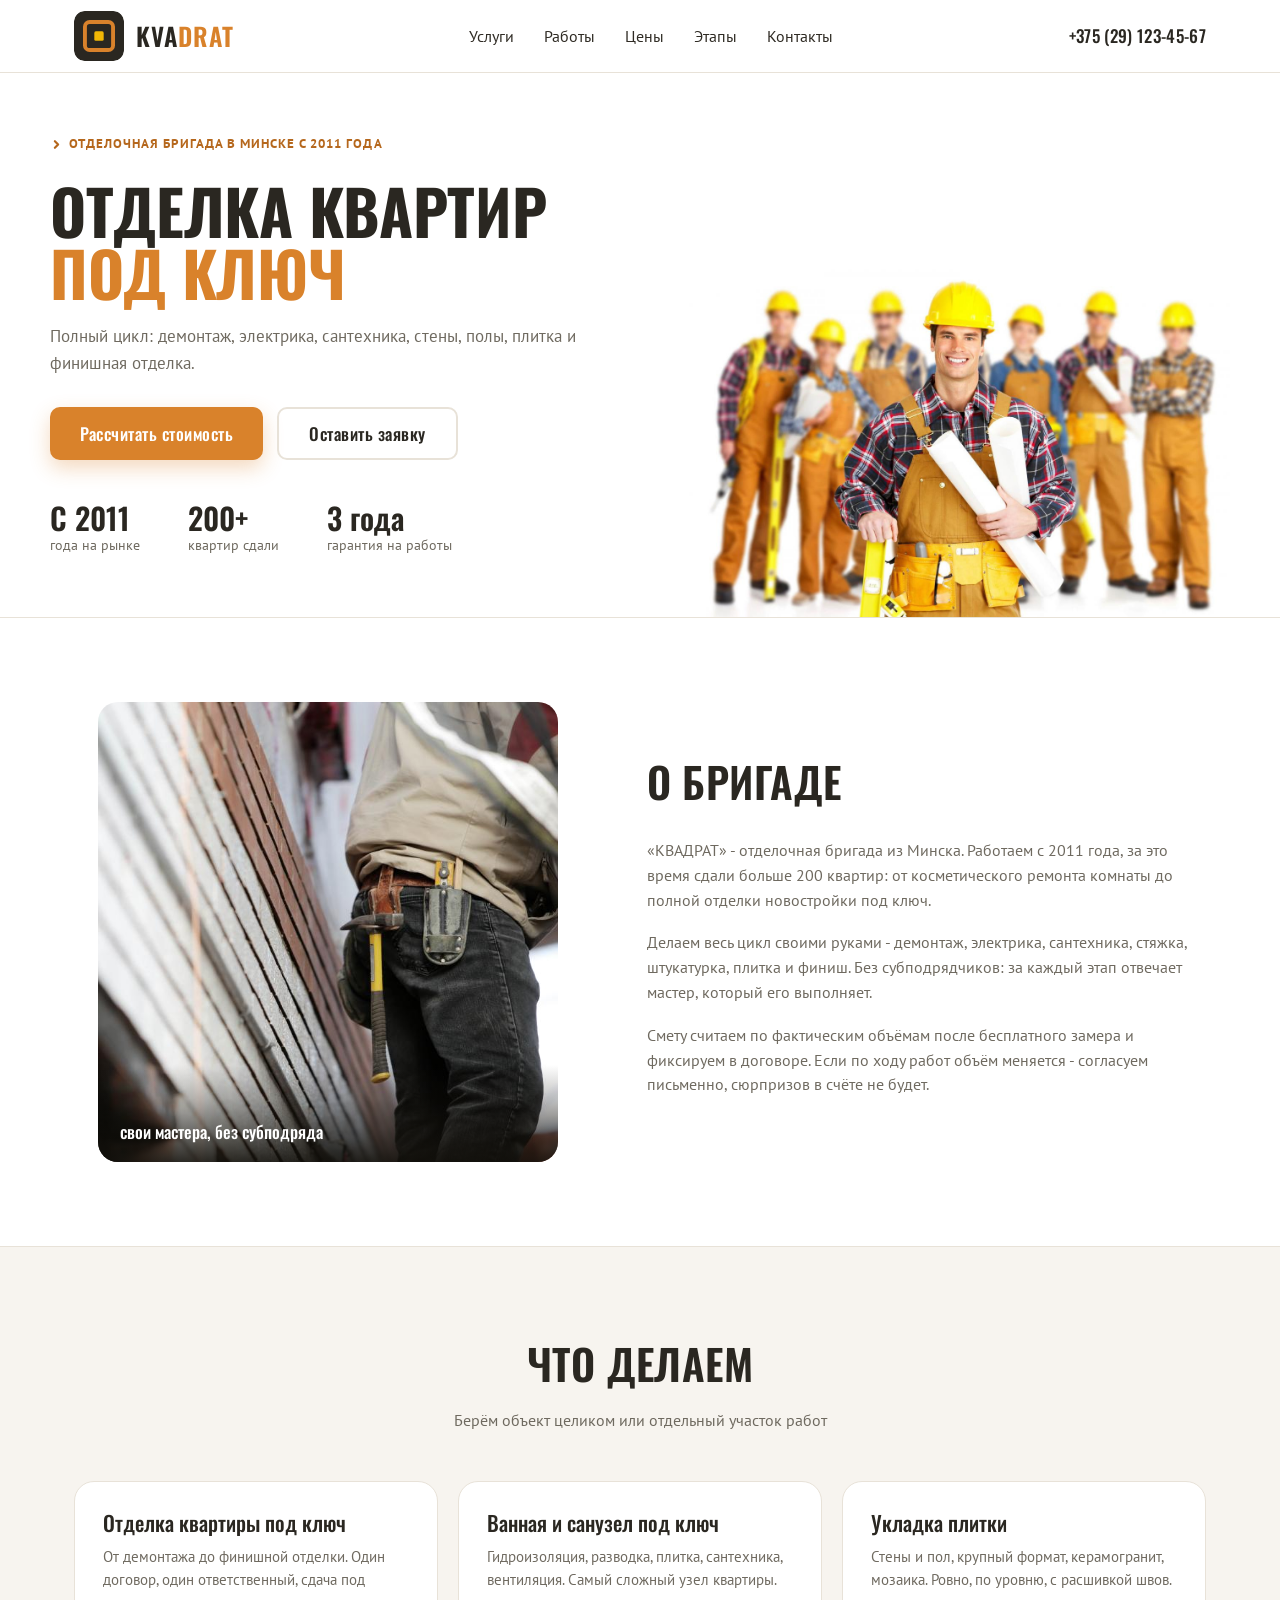
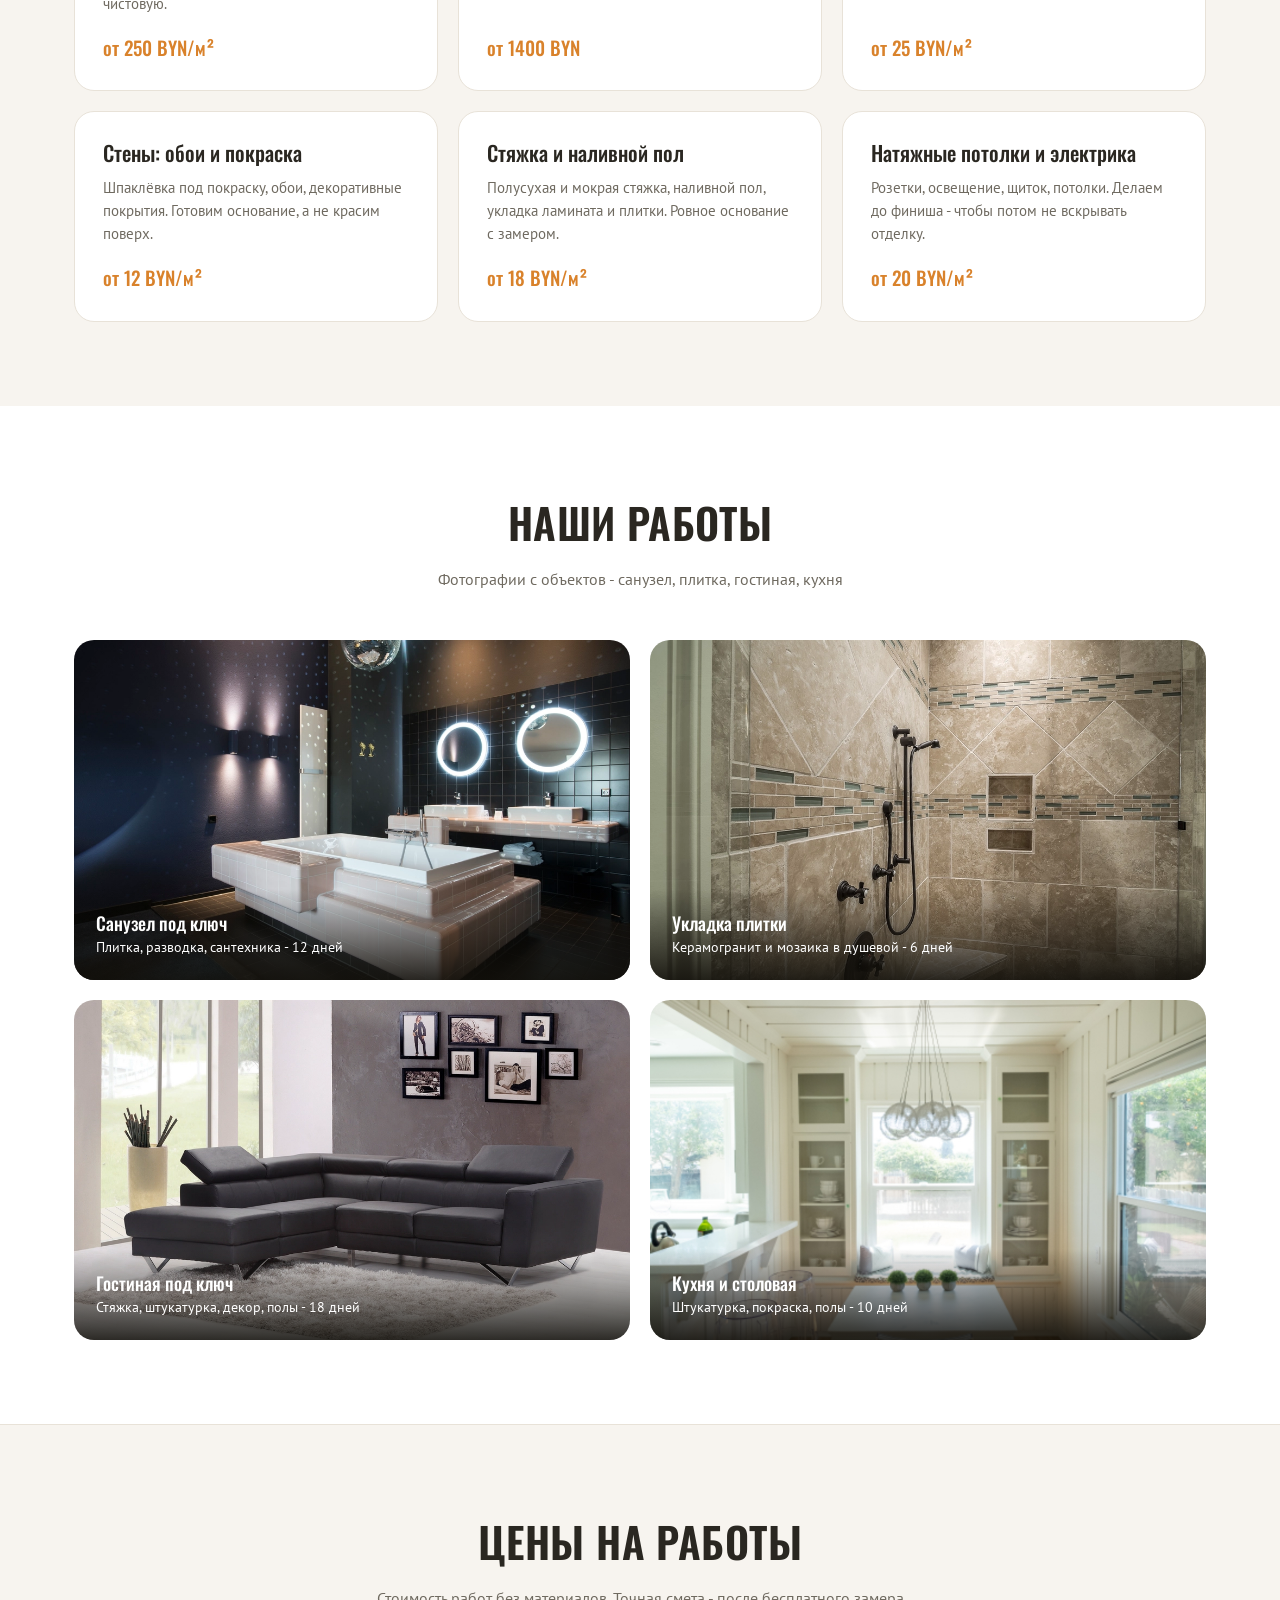
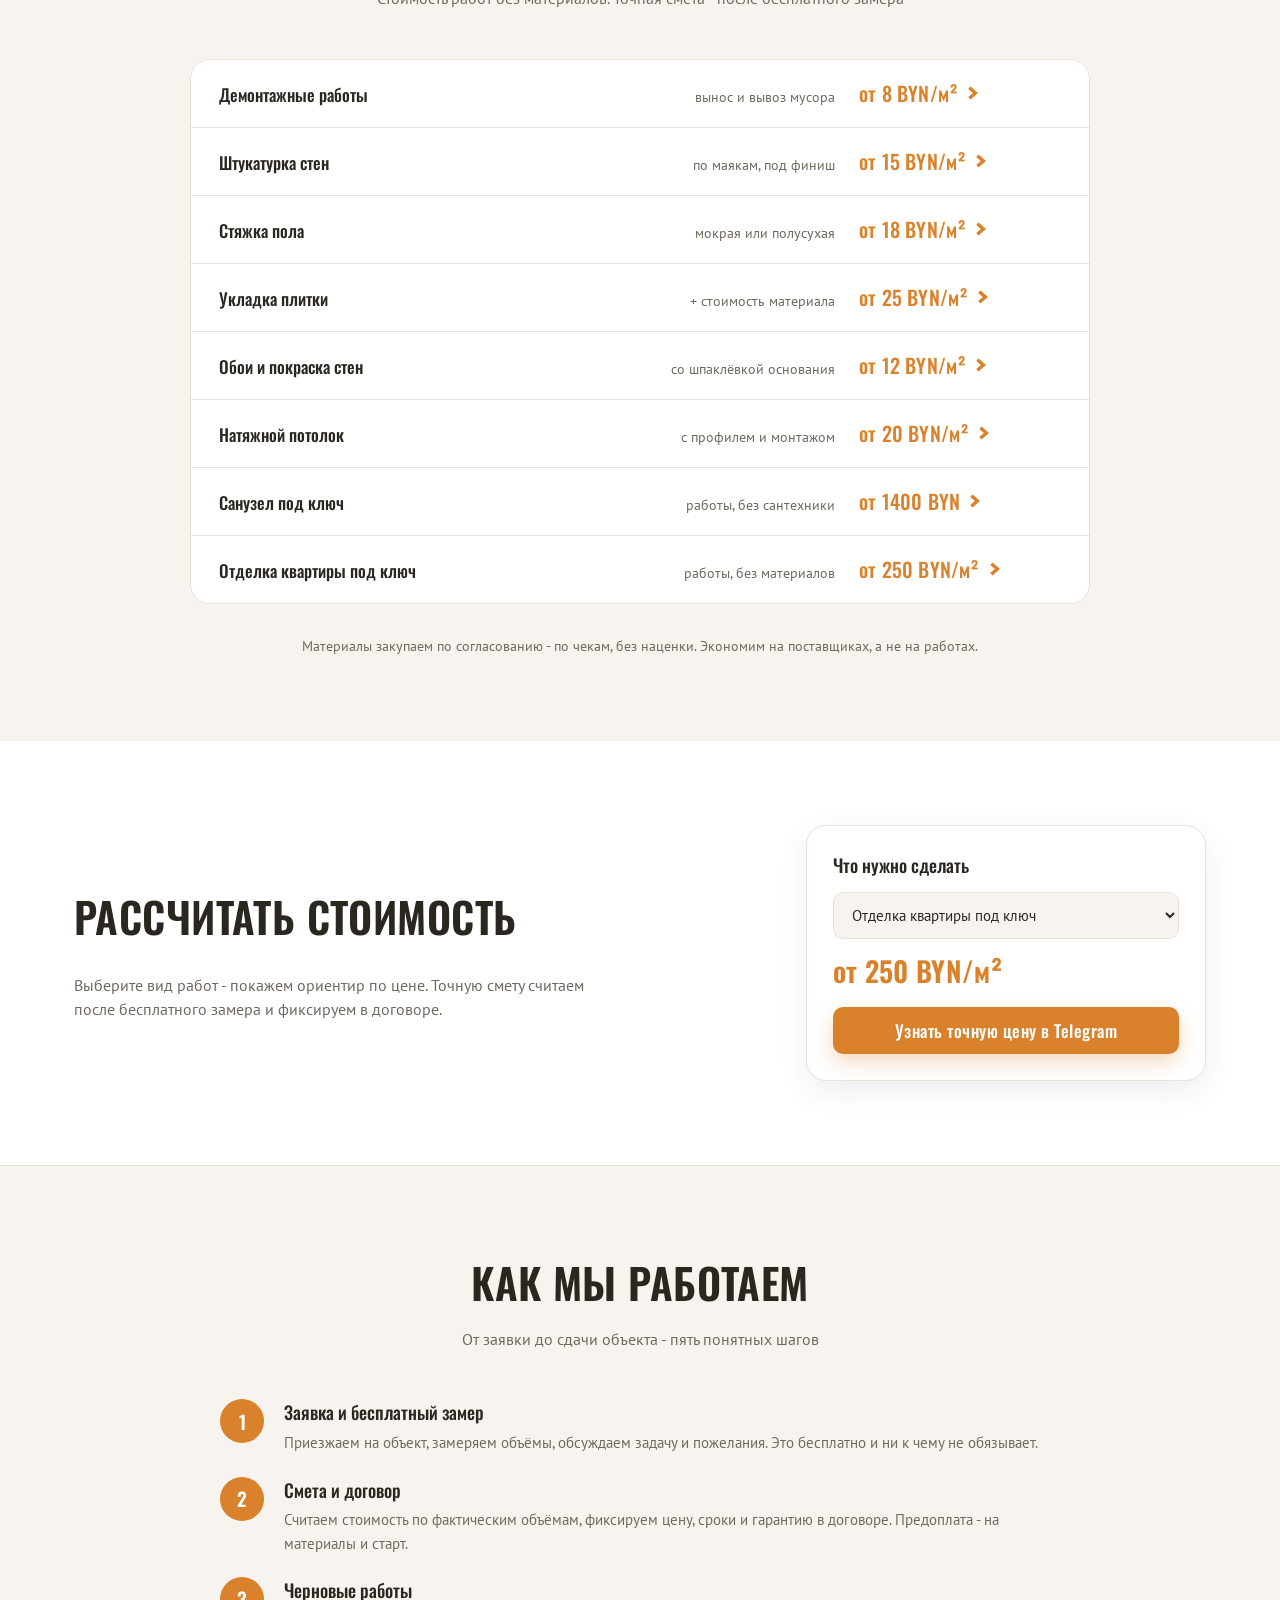
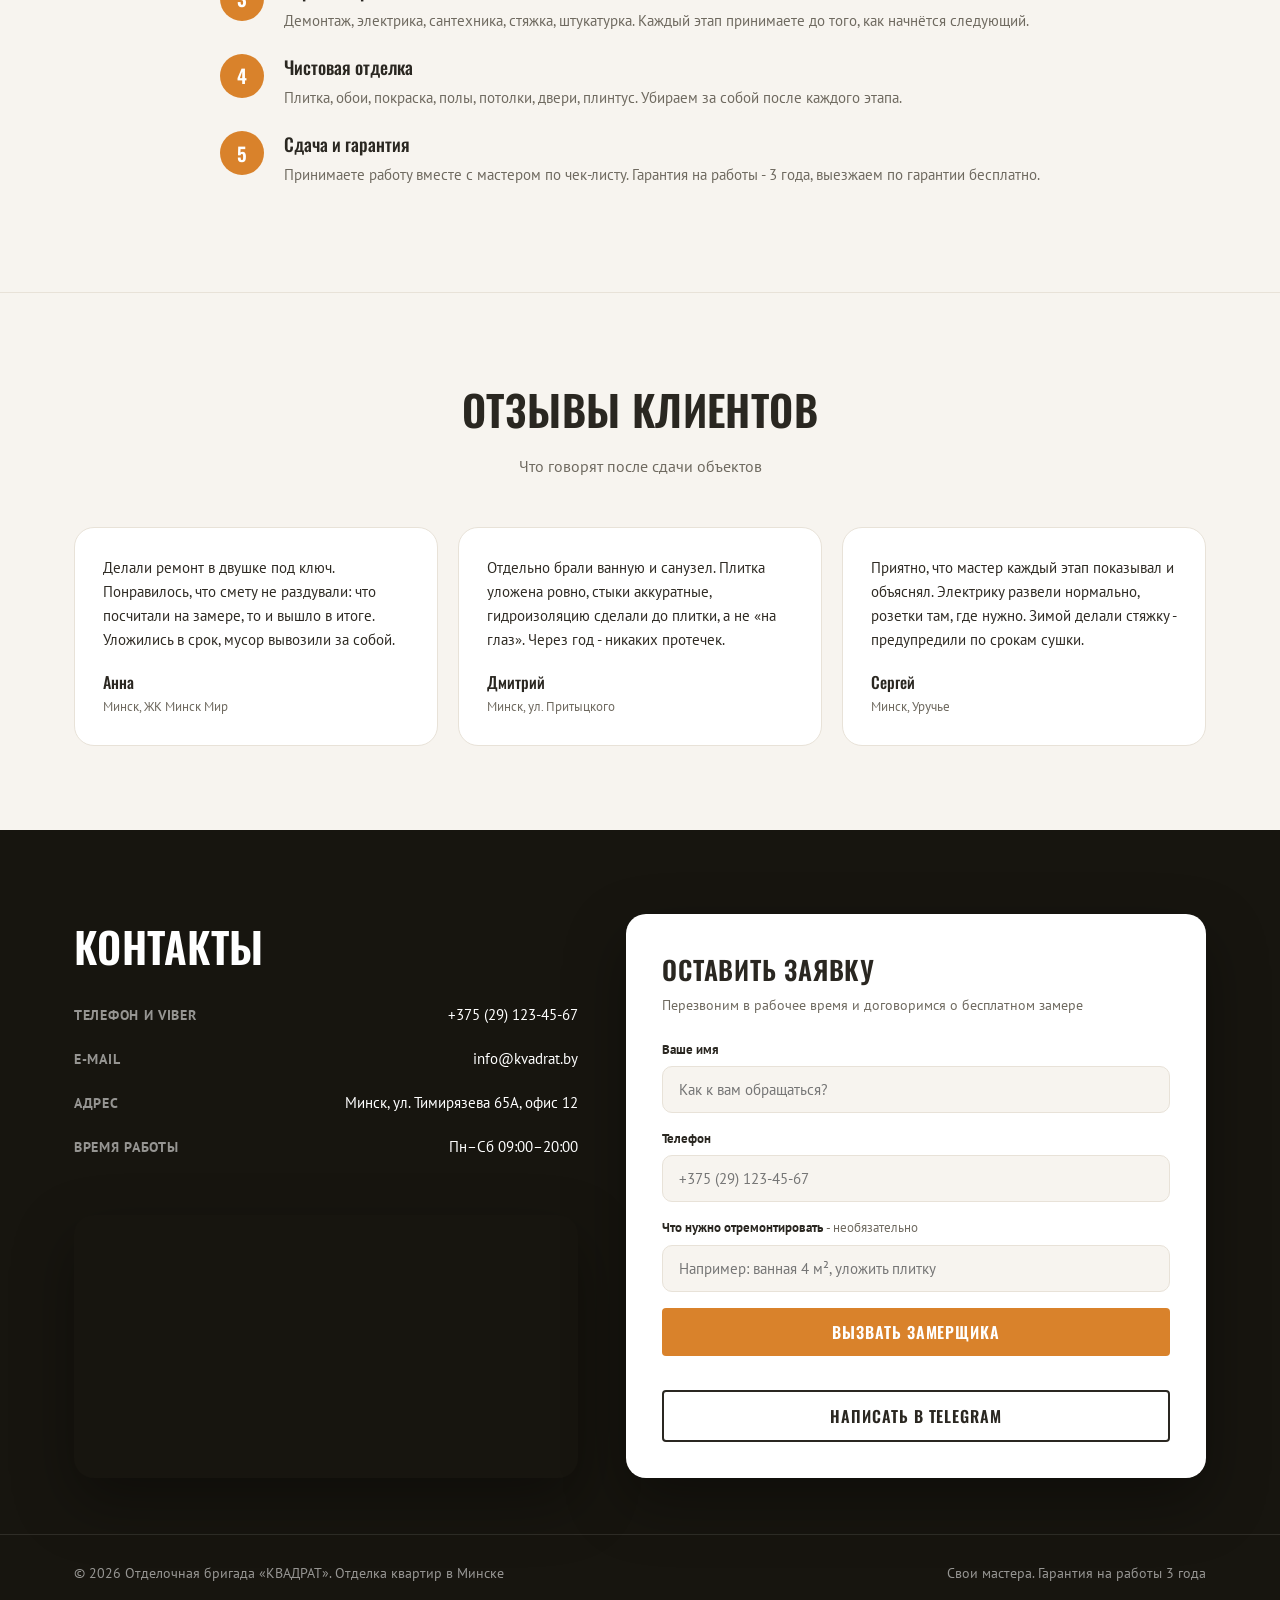
<file: index.html>
<!DOCTYPE html>
<html lang="ru">
<head>
  <meta charset="UTF-8">
  <meta name="viewport" content="width=device-width, initial-scale=1.0">
  <link rel="icon" type="image/svg+xml" href="assets/favicon.svg">
  <link rel="icon" type="image/png" href="assets/favicon.png">
  <link rel="apple-touch-icon" href="assets/apple-touch-icon.png">
  <meta name="theme-color" content="#f7f4ef">
  <link rel="preconnect" href="https://fonts.googleapis.com">
  <link rel="preconnect" href="https://fonts.gstatic.com" crossorigin>
  <link href="https://fonts.googleapis.com/css2?family=Oswald:wght@400;500;600;700&display=swap" rel="stylesheet">
  <link href="https://fonts.googleapis.com/css2?family=PT+Sans:wght@400;700&display=swap" rel="stylesheet">
  <link rel="stylesheet" href="styles.css">
  <title>Отделка квартир под ключ в Минске - бригада «КВАДРАТ»</title>
  <meta name="description" content="Отделочная бригада «КВАДРАТ» в Минске: ремонт квартир под ключ, ванная, плитка, стяжка, обои. Свои мастера, смета в договоре, гарантия на работы 3 года.">
  <link rel="canonical" href="https://kvadrat.by/">

  <meta property="og:type" content="website">
  <meta property="og:site_name" content="КВАДРАТ">
  <meta property="og:title" content="Отделка квартир под ключ в Минске - бригада «КВАДРАТ»">
  <meta property="og:description" content="Ремонт квартир под ключ в Минске: демонтаж, электрика, сантехника, стяжка, плитка, обои, потолки. Свои мастера, смета в договоре, гарантия 3 года.">
  <meta property="og:url" content="https://kvadrat.by/">
  <meta property="og:locale" content="ru_RU">
  <meta property="og:image" content="https://kvadrat.by/assets/og.svg">

  <script type="application/ld+json">
  {
    "@context": "https://schema.org",
    "@type": "HomeAndConstructionBusiness",
    "name": "Отделочная бригада «КВАДРАТ»",
    "description": "Отделка квартир под ключ в Минске. Свои мастера, полный цикл работ, гарантия на работы 3 года.",
    "url": "https://kvadrat.by/",
    "image": "https://kvadrat.by/assets/og.svg",
    "telephone": "+375291234567",
    "email": "info@kvadrat.by",
    "priceRange": "BYN",
    "foundingDate": "2011",
    "address": {
      "@type": "PostalAddress",
      "streetAddress": "ул. Тимирязева 65А, офис 12",
      "addressLocality": "Минск",
      "addressCountry": "BY"
    },
    "geo": {
      "@type": "GeoCoordinates",
      "latitude": 53.9222,
      "longitude": 27.5583
    },
    "openingHoursSpecification": {
      "@type": "OpeningHoursSpecification",
      "dayOfWeek": ["Monday", "Tuesday", "Wednesday", "Thursday", "Friday", "Saturday"],
      "opens": "09:00",
      "closes": "20:00"
    },
    "areaServed": {
      "@type": "City",
      "name": "Минск"
    }
  }
  </script>
</head>
<body>

<header class="header" id="header">
  <div class="container header__inner">
    <a href="#top" class="logo"><img src="assets/mark.svg" alt="КВАДРАТ" class="logo__img"><span class="logo__text">KVA<span>DRAT</span></span></a>
    <nav class="nav" id="nav">
      <a href="#services" class="nav__link">Услуги</a>
      <a href="#works" class="nav__link">Работы</a>
      <a href="#prices" class="nav__link">Цены</a>
      <a href="#steps" class="nav__link">Этапы</a>
      <a href="#contacts" class="nav__link">Контакты</a>
    </nav>
    <div class="header__actions">
      <a href="tel:+375291234567" class="header__phone">+375 (29) 123-45-67</a>
      <button class="burger" id="burger" aria-label="Меню">
        <span></span><span></span><span></span>
      </button>
    </div>
  </div>
</header>

<main id="top">

  <section class="hero">
    <div class="container hero__inner">
      <div class="hero__grid">
        <div class="hero__content">
          <p class="hero__badge"><svg class="hero__badge-mark" viewBox="0 0 24 24" fill="none" stroke="currentColor" stroke-width="4" stroke-linecap="round" stroke-linejoin="round" aria-hidden="true"><polyline points="9 6 15 12 9 18"/></svg>Отделочная бригада в Минске с 2011 года</p>
          <h1 class="hero__title">Отделка квартир<br><span>под ключ</span></h1>
          <p class="hero__subtitle">Полный цикл: демонтаж, электрика, сантехника, стены, полы, плитка и финишная отделка.</p>
          <div class="hero__actions">
            <a class="btn btn--accent" href="#calculate">Рассчитать стоимость</a>
            <a class="btn btn--ghost" href="#contacts">Оставить заявку</a>
          </div>
          <div class="hero__stats">
            <div class="hero__stat"><strong>С 2011</strong> года на рынке</div>
            <div class="hero__stat"><strong>200+</strong> квартир сдали</div>
            <div class="hero__stat"><strong>3 года</strong> гарантия на работы</div>
          </div>
        </div>
        <aside class="hero__aside">
          <img class="hero__photo" src="assets/hero-team.jpg" alt="Бригада отделочников в спецодежде и касках">
        </aside>
      </div>
    </div>
  </section>

  <section class="about" id="about">
    <div class="container about__inner">
      <div class="about__visual">
        <div class="about__collage">
          <figure class="about__photo-block">
            <img class="about__photo" src="assets/about.jpg" alt="Мастер бригады КВАДРАТ за работой на объекте" loading="lazy">
            <span class="about__badge">свои мастера, без субподряда</span>
          </figure>
        </div>
      </div>
      <div class="about__content">
        <div class="section-head section-head--left">
          <h2 class="section-title">О бригаде</h2>
        </div>
        <p class="about__text">«КВАДРАТ» - отделочная бригада из Минска. Работаем с 2011 года, за это время сдали больше 200 квартир: от косметического ремонта комнаты до полной отделки новостройки под ключ.</p>
        <p class="about__text">Делаем весь цикл своими руками - демонтаж, электрика, сантехника, стяжка, штукатурка, плитка и финиш. Без субподрядчиков: за каждый этап отвечает мастер, который его выполняет.</p>
        <p class="about__text">Смету считаем по фактическим объёмам после бесплатного замера и фиксируем в договоре. Если по ходу работ объём меняется - согласуем письменно, сюрпризов в счёте не будет.</p>
      </div>
    </div>
  </section>

  <section class="services" id="services">
    <div class="container">
      <div class="section-head">
        <h2 class="section-title">Что делаем</h2>
        <p class="section-subtitle">Берём объект целиком или отдельный участок работ</p>
      </div>
      <div class="services__grid">
        <a class="service-card" href="services/otdelka-kvartir-pod-klyuch.html">
          <h3 class="service-card__title">Отделка квартиры под ключ</h3>
          <p class="service-card__text">От демонтажа до финишной отделки. Один договор, один ответственный, сдача под чистовую.</p>
          <span class="service-card__price">от 250 BYN/м²</span>
        </a>
        <a class="service-card" href="services/remont-vannoy.html">
          <h3 class="service-card__title">Ванная и санузел под ключ</h3>
          <p class="service-card__text">Гидроизоляция, разводка, плитка, сантехника, вентиляция. Самый сложный узел квартиры.</p>
          <span class="service-card__price">от 1400 BYN</span>
        </a>
        <a class="service-card" href="services/ukladka-plitki.html">
          <h3 class="service-card__title">Укладка плитки</h3>
          <p class="service-card__text">Стены и пол, крупный формат, керамогранит, мозаика. Ровно, по уровню, с расшивкой швов.</p>
          <span class="service-card__price">от 25 BYN/м²</span>
        </a>
        <a class="service-card" href="services/pokleyka-oboev.html">
          <h3 class="service-card__title">Стены: обои и покраска</h3>
          <p class="service-card__text">Шпаклёвка под покраску, обои, декоративные покрытия. Готовим основание, а не красим поверх.</p>
          <span class="service-card__price">от 12 BYN/м²</span>
        </a>
        <a class="service-card" href="services/styazhka-pola.html">
          <h3 class="service-card__title">Стяжка и наливной пол</h3>
          <p class="service-card__text">Полусухая и мокрая стяжка, наливной пол, укладка ламината и плитки. Ровное основание с замером.</p>
          <span class="service-card__price">от 18 BYN/м²</span>
        </a>
        <a class="service-card" href="#contacts">
          <h3 class="service-card__title">Натяжные потолки и электрика</h3>
          <p class="service-card__text">Розетки, освещение, щиток, потолки. Делаем до финиша - чтобы потом не вскрывать отделку.</p>
          <span class="service-card__price">от 20 BYN/м²</span>
        </a>
      </div>
    </div>
  </section>

  <section class="works" id="works">
    <div class="container">
      <div class="section-head">
        <h2 class="section-title">Наши работы</h2>
        <p class="section-subtitle">Фотографии с объектов - санузел, плитка, гостиная, кухня</p>
      </div>
      <div class="works__grid">
        <figure class="work">
          <img src="assets/work-bath.webp" alt="Санузел после отделки под ключ: плитка, ванна, свет" loading="lazy">
          <figcaption class="work__cap"><strong>Санузел под ключ</strong>Плитка, разводка, сантехника - 12 дней</figcaption>
        </figure>
        <figure class="work">
          <img src="assets/work-tile.webp" alt="Укладка керамогранита в душевой зоне с декоративной вставкой" loading="lazy">
          <figcaption class="work__cap"><strong>Укладка плитки</strong>Керамогранит и мозаика в душевой - 6 дней</figcaption>
        </figure>
        <figure class="work">
          <img src="assets/work-living.webp" alt="Гостиная после полной отделки: декоративная стена, полы" loading="lazy">
          <figcaption class="work__cap"><strong>Гостиная под ключ</strong>Стяжка, штукатурка, декор, полы - 18 дней</figcaption>
        </figure>
        <figure class="work">
          <img src="assets/work-kitchen.jpg" alt="Кухня после отделки: стены, пол, потолок, покраска" loading="lazy">
          <figcaption class="work__cap"><strong>Кухня и столовая</strong>Штукатурка, покраска, полы - 10 дней</figcaption>
        </figure>
      </div>
    </div>
  </section>

  <section class="prices" id="prices">
    <div class="container">
      <div class="section-head">
        <h2 class="section-title">Цены на работы</h2>
        <p class="section-subtitle">Стоимость работ без материалов. Точная смета - после бесплатного замера</p>
      </div>
      <div class="prices__list">
        <a class="price-row" href="#contacts">
          <div class="price-row__name">Демонтажные работы</div>
          <div class="price-row__note">вынос и вывоз мусора</div>
          <div class="price-row__price">от 8 BYN/м²</div>
        </a>
        <a class="price-row" href="#contacts">
          <div class="price-row__name">Штукатурка стен</div>
          <div class="price-row__note">по маякам, под финиш</div>
          <div class="price-row__price">от 15 BYN/м²</div>
        </a>
        <a class="price-row" href="services/styazhka-pola.html">
          <div class="price-row__name">Стяжка пола</div>
          <div class="price-row__note">мокрая или полусухая</div>
          <div class="price-row__price">от 18 BYN/м²</div>
        </a>
        <a class="price-row" href="services/ukladka-plitki.html">
          <div class="price-row__name">Укладка плитки</div>
          <div class="price-row__note">+ стоимость материала</div>
          <div class="price-row__price">от 25 BYN/м²</div>
        </a>
        <a class="price-row" href="services/pokleyka-oboev.html">
          <div class="price-row__name">Обои и покраска стен</div>
          <div class="price-row__note">со шпаклёвкой основания</div>
          <div class="price-row__price">от 12 BYN/м²</div>
        </a>
        <a class="price-row" href="#contacts">
          <div class="price-row__name">Натяжной потолок</div>
          <div class="price-row__note">с профилем и монтажом</div>
          <div class="price-row__price">от 20 BYN/м²</div>
        </a>
        <a class="price-row" href="services/remont-vannoy.html">
          <div class="price-row__name">Санузел под ключ</div>
          <div class="price-row__note">работы, без сантехники</div>
          <div class="price-row__price">от 1400 BYN</div>
        </a>
        <a class="price-row" href="services/otdelka-kvartir-pod-klyuch.html">
          <div class="price-row__name">Отделка квартиры под ключ</div>
          <div class="price-row__note">работы, без материалов</div>
          <div class="price-row__price">от 250 BYN/м²</div>
        </a>
      </div>
      <p class="prices__note">Материалы закупаем по согласованию - по чекам, без наценки. Экономим на поставщиках, а не на работах.</p>
    </div>
  </section>

  <section class="calculate" id="calculate">
    <div class="container calculate__inner">
      <div class="calculate__text">
        <div class="section-head section-head--left">
          <h2 class="section-title">Рассчитать стоимость</h2>
        </div>
        <p class="calculate__lead">Выберите вид работ - покажем ориентир по цене. Точную смету считаем после бесплатного замера и фиксируем в договоре.</p>
      </div>
      <div class="srv-box calculate__box" data-estimate>
        <h3 class="srv-box__title">Что нужно сделать</h3>
        <select class="estimate__select" aria-label="Вид работ">
          <option data-price="от 250 BYN/м²">Отделка квартиры под ключ</option>
          <option data-price="от 1400 BYN">Ванная и санузел под ключ</option>
          <option data-price="от 25 BYN/м²">Укладка плитки</option>
          <option data-price="от 18 BYN/м²">Стяжка пола</option>
          <option data-price="от 12 BYN/м²">Обои и покраска стен</option>
          <option data-price="от 20 BYN/м²">Натяжные потолки</option>
          <option data-price="уточним на замере">Несколько видов работ / несколько комнат</option>
        </select>
        <div class="estimate__price"></div>
        <a class="btn btn--accent btn--full estimate__link" href="#" target="_blank" rel="noopener">Узнать точную цену в Telegram</a>
      </div>
    </div>
  </section>

  <section class="steps" id="steps">
    <div class="container">
      <div class="section-head">
        <h2 class="section-title">Как мы работаем</h2>
        <p class="section-subtitle">От заявки до сдачи объекта - пять понятных шагов</p>
      </div>
      <ol class="srv-steps steps__list">
        <li><strong>Заявка и бесплатный замер</strong><p>Приезжаем на объект, замеряем объёмы, обсуждаем задачу и пожелания. Это бесплатно и ни к чему не обязывает.</p></li>
        <li><strong>Смета и договор</strong><p>Считаем стоимость по фактическим объёмам, фиксируем цену, сроки и гарантию в договоре. Предоплата - на материалы и старт.</p></li>
        <li><strong>Черновые работы</strong><p>Демонтаж, электрика, сантехника, стяжка, штукатурка. Каждый этап принимаете до того, как начнётся следующий.</p></li>
        <li><strong>Чистовая отделка</strong><p>Плитка, обои, покраска, полы, потолки, двери, плинтус. Убираем за собой после каждого этапа.</p></li>
        <li><strong>Сдача и гарантия</strong><p>Принимаете работу вместе с мастером по чек-листу. Гарантия на работы - 3 года, выезжаем по гарантии бесплатно.</p></li>
      </ol>
    </div>
  </section>

  <section class="reviews" id="reviews">
    <div class="container">
      <div class="section-head">
        <h2 class="section-title">Отзывы клиентов</h2>
        <p class="section-subtitle">Что говорят после сдачи объектов</p>
      </div>
      <!-- TODO: заменить на реальные отзывы клиентов или виджет отзывов с карт -->
      <div class="reviews__grid">
        <blockquote class="review-card">
          <p class="review-card__text">Делали ремонт в двушке под ключ. Понравилось, что смету не раздували: что посчитали на замере, то и вышло в итоге. Уложились в срок, мусор вывозили за собой.</p>
          <footer class="review-card__footer">Анна <span>Минск, ЖК Минск Мир</span></footer>
        </blockquote>
        <blockquote class="review-card">
          <p class="review-card__text">Отдельно брали ванную и санузел. Плитка уложена ровно, стыки аккуратные, гидроизоляцию сделали до плитки, а не «на глаз». Через год - никаких протечек.</p>
          <footer class="review-card__footer">Дмитрий <span>Минск, ул. Притыцкого</span></footer>
        </blockquote>
        <blockquote class="review-card">
          <p class="review-card__text">Приятно, что мастер каждый этап показывал и объяснял. Электрику развели нормально, розетки там, где нужно. Зимой делали стяжку - предупредили по срокам сушки.</p>
          <footer class="review-card__footer">Сергей <span>Минск, Уручье</span></footer>
        </blockquote>
      </div>
    </div>
  </section>

  <section class="contacts" id="contacts">
    <div class="container contacts__inner">
      <div class="contacts__left">
        <div class="contacts__info">
          <div class="section-head section-head--left">
            <h2 class="section-title">Контакты</h2>
          </div>
          <ul class="contacts__list">
            <li>
              <span class="contacts__label">Телефон и Viber</span>
              <span class="contacts__value"><a href="tel:+375291234567">+375 (29) 123-45-67</a></span>
            </li>
            <li>
              <span class="contacts__label">E-mail</span>
              <span class="contacts__value"><a href="mailto:info@kvadrat.by">info@kvadrat.by</a></span>
            </li>
            <li>
              <span class="contacts__label">Адрес</span>
              <span class="contacts__value">Минск, ул. Тимирязева 65А, офис 12</span>
            </li>
            <li>
              <span class="contacts__label">Время работы</span>
              <span class="contacts__value">Пн–Сб 09:00–20:00</span>
            </li>
          </ul>
        </div>
        <div class="contacts__map">
          <a class="contacts__map-link" href="https://maps.google.com/?q=53.9222,27.5583" target="_blank" rel="noopener" aria-label="Открыть карту проезда">
            <iframe src="https://maps.google.com/maps?q=53.9222,27.5583&z=15&output=embed" title="Мы на карте" loading="lazy" allowfullscreen></iframe>
          </a>
        </div>
      </div>
      <div class="contacts__form-wrap">
          <form class="contact-form" id="contactForm" novalidate>
            <h3 class="contact-form__title">Оставить заявку</h3>
            <p class="contact-form__subtitle">Перезвоним в рабочее время и договоримся о бесплатном замере</p>
            <input type="text" name="company" class="hp-field" tabindex="-1" autocomplete="off" aria-hidden="true">
            <label class="field">
              <span class="field__label">Ваше имя</span>
              <input class="field__input" type="text" name="name" placeholder="Как к вам обращаться?" required>
            </label>
            <label class="field">
              <span class="field__label">Телефон</span>
              <input class="field__input" type="tel" name="phone" placeholder="+375 (29) 123-45-67" required>
            </label>
            <label class="field">
              <span class="field__label">Что нужно отремонтировать <span class="field__optional">- необязательно</span></span>
              <input class="field__input" type="text" name="message" placeholder="Например: ванная 4 м², уложить плитку">
            </label>
            <button class="btn btn--accent btn--full" type="submit">Вызвать замерщика</button>
            <p class="contact-form__status" id="formStatus"></p>
            <a class="btn btn--ghost btn--full contact-form__tg" href="https://t.me/kvadrat_remont?text=%D0%97%D0%B4%D1%80%D0%B0%D0%B2%D1%81%D1%82%D0%B2%D1%83%D0%B9%D1%82%D0%B5%21%20%D0%9D%D1%83%D0%B6%D0%B5%D0%BD%20%D1%80%D0%B5%D0%BC%D0%BE%D0%BD%D1%82%2C%20%D1%80%D0%B0%D1%81%D1%81%D0%BA%D0%B0%D0%B6%D0%B8%D1%82%D0%B5%20%D0%BF%D0%BE%20%D1%81%D1%80%D0%BE%D0%BA%D0%B0%D0%BC%20%D0%B8%20%D1%81%D1%82%D0%BE%D0%B8%D0%BC%D0%BE%D1%81%D1%82%D0%B8" target="_blank" rel="noopener">Написать в Telegram</a>
          </form>
      </div>
    </div>
  </section>

</main>

<footer class="footer">
  <div class="container footer__inner">
    <span class="footer__copy">© 2026 Отделочная бригада «КВАДРАТ». Отделка квартир в Минске</span>
    <span class="footer__meta">Свои мастера. Гарантия на работы 3 года</span>
  </div>
</footer>

<script src="script.js"></script>
<script src="estimate.js"></script>
</body>
</html>
</file>
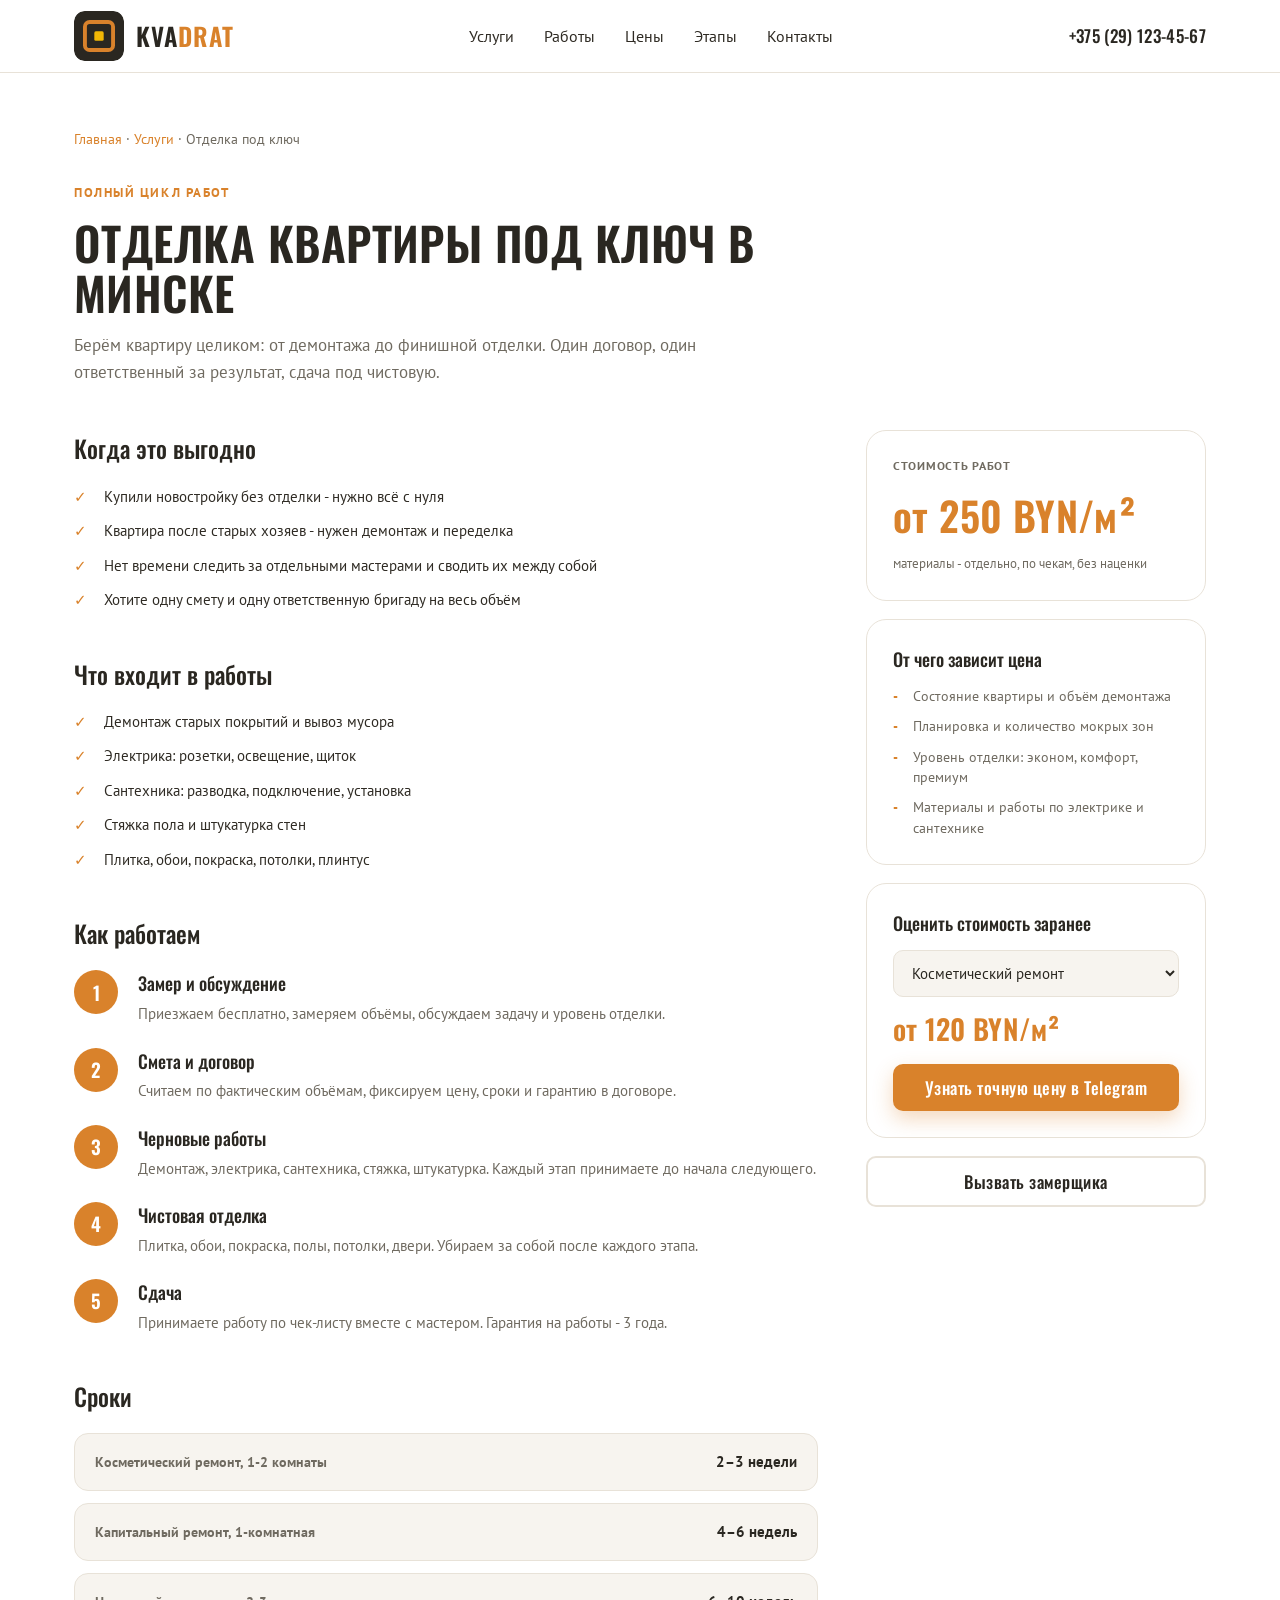
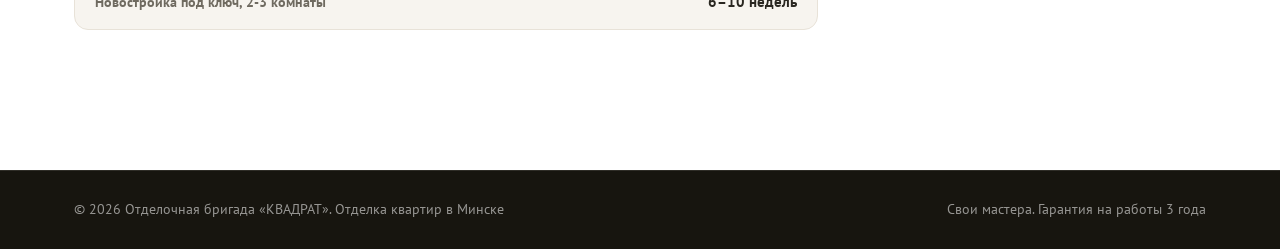
<file: services/otdelka-kvartir-pod-klyuch.html>
<!DOCTYPE html>
<html lang="ru">
<head>
  <meta charset="UTF-8">
  <meta name="viewport" content="width=device-width, initial-scale=1.0">
  <link rel="icon" type="image/svg+xml" href="../assets/favicon.svg">
  <link rel="apple-touch-icon" href="../assets/apple-touch-icon.png">
  <meta name="theme-color" content="#f7f4ef">
  <title>Отделка квартиры под ключ в Минске - цены и сроки | КВАДРАТ</title>
  <meta name="description" content="Отделка квартиры под ключ в Минске: демонтаж, электрика, сантехника, стяжка, штукатурка, плитка и финиш. Свои мастера, смета в договоре, гарантия 3 года.">
  <link rel="canonical" href="https://kvadrat.by/services/otdelka-kvartir-pod-klyuch.html">

  <meta property="og:type" content="website">
  <meta property="og:site_name" content="КВАДРАТ">
  <meta property="og:title" content="Отделка квартиры под ключ в Минске | КВАДРАТ">
  <meta property="og:description" content="Полный цикл отделки квартиры: от демонтажа до чистовой. Свои мастера, смета в договоре, гарантия 3 года.">
  <meta property="og:url" content="https://kvadrat.by/services/otdelka-kvartir-pod-klyuch.html">
  <meta property="og:locale" content="ru_RU">
  <meta property="og:image" content="https://kvadrat.by/assets/og.svg">

  <script type="application/ld+json">
  {
    "@context": "https://schema.org",
    "@type": "Service",
    "name": "Отделка квартиры под ключ",
    "serviceType": "Отделочные работы",
    "description": "Полный цикл отделки квартиры в Минске: демонтаж, электрика, сантехника, стяжка, штукатурка, плитка, финишная отделка.",
    "url": "https://kvadrat.by/services/otdelka-kvartir-pod-klyuch.html",
    "provider": {
      "@type": "HomeAndConstructionBusiness",
      "name": "Отделочная бригада «КВАДРАТ»",
      "url": "https://kvadrat.by/",
      "telephone": "+375291234567",
      "email": "info@kvadrat.by",
      "address": {
        "@type": "PostalAddress",
        "streetAddress": "ул. Тимирязева 65А, офис 12",
        "addressLocality": "Минск",
        "addressCountry": "BY"
      }
    },
    "areaServed": { "@type": "City", "name": "Минск" },
    "offers": {
      "@type": "Offer",
      "price": "250",
      "priceCurrency": "BYN",
      "description": "Стоимость работ за м². Материалы - отдельно, по чекам."
    }
  }
  </script>
  <script type="application/ld+json">
  {
    "@context": "https://schema.org",
    "@type": "BreadcrumbList",
    "itemListElement": [
      { "@type": "ListItem", "position": 1, "name": "Главная", "item": "https://kvadrat.by/" },
      { "@type": "ListItem", "position": 2, "name": "Услуги", "item": "https://kvadrat.by/#services" },
      { "@type": "ListItem", "position": 3, "name": "Отделка квартиры под ключ" }
    ]
  }
  </script>

  <link rel="preconnect" href="https://fonts.googleapis.com">
  <link rel="preconnect" href="https://fonts.gstatic.com" crossorigin>
  <link href="https://fonts.googleapis.com/css2?family=Oswald:wght@400;500;600;700&display=swap" rel="stylesheet">
  <link href="https://fonts.googleapis.com/css2?family=PT+Sans:wght@400;700&display=swap" rel="stylesheet">
  <link rel="stylesheet" href="../styles.css">
</head>
<body>

<header class="header" id="header">
  <div class="container header__inner">
    <a href="../index.html#top" class="logo"><img src="../assets/mark.svg" alt="КВАДРАТ" class="logo__img"><span class="logo__text">KVA<span>DRAT</span></span></a>
    <nav class="nav" id="nav">
      <a href="../index.html#services" class="nav__link">Услуги</a>
      <a href="../index.html#works" class="nav__link">Работы</a>
      <a href="../index.html#prices" class="nav__link">Цены</a>
      <a href="../index.html#steps" class="nav__link">Этапы</a>
      <a href="../index.html#contacts" class="nav__link">Контакты</a>
    </nav>
    <div class="header__actions">
      <a href="tel:+375291234567" class="header__phone">+375 (29) 123-45-67</a>
      <button class="burger" id="burger" aria-label="Меню"><span></span><span></span><span></span></button>
    </div>
  </div>
</header>

<main>
  <section class="srv">
    <div class="container">
      <nav class="srv-breadcrumb" aria-label="Хлебные крошки">
        <a href="../index.html">Главная</a> · <a href="../index.html#services">Услуги</a> · <span>Отделка под ключ</span>
      </nav>

      <div class="srv-head">
        <p class="srv-kicker">Полный цикл работ</p>
        <h1 class="srv-title">Отделка квартиры под ключ в Минске</h1>
        <p class="srv-lead">Берём квартиру целиком: от демонтажа до финишной отделки. Один договор, один ответственный за результат, сдача под чистовую.</p>
      </div>

      <div class="srv-grid">
        <div class="srv-main">
          <section class="srv-section">
            <h2 class="srv-section__title">Когда это выгодно</h2>
            <ul class="srv-list">
              <li>Купили новостройку без отделки - нужно всё с нуля</li>
              <li>Квартира после старых хозяев - нужен демонтаж и переделка</li>
              <li>Нет времени следить за отдельными мастерами и сводить их между собой</li>
              <li>Хотите одну смету и одну ответственную бригаду на весь объём</li>
            </ul>
          </section>

          <section class="srv-section">
            <h2 class="srv-section__title">Что входит в работы</h2>
            <ul class="srv-list">
              <li>Демонтаж старых покрытий и вывоз мусора</li>
              <li>Электрика: розетки, освещение, щиток</li>
              <li>Сантехника: разводка, подключение, установка</li>
              <li>Стяжка пола и штукатурка стен</li>
              <li>Плитка, обои, покраска, потолки, плинтус</li>
            </ul>
          </section>

          <section class="srv-section">
            <h2 class="srv-section__title">Как работаем</h2>
            <ol class="srv-steps">
              <li><strong>Замер и обсуждение</strong><p>Приезжаем бесплатно, замеряем объёмы, обсуждаем задачу и уровень отделки.</p></li>
              <li><strong>Смета и договор</strong><p>Считаем по фактическим объёмам, фиксируем цену, сроки и гарантию в договоре.</p></li>
              <li><strong>Черновые работы</strong><p>Демонтаж, электрика, сантехника, стяжка, штукатурка. Каждый этап принимаете до начала следующего.</p></li>
              <li><strong>Чистовая отделка</strong><p>Плитка, обои, покраска, полы, потолки, двери. Убираем за собой после каждого этапа.</p></li>
              <li><strong>Сдача</strong><p>Принимаете работу по чек-листу вместе с мастером. Гарантия на работы - 3 года.</p></li>
            </ol>
          </section>

          <section class="srv-section">
            <h2 class="srv-section__title">Сроки</h2>
            <div class="srv-times">
              <div class="srv-time"><span class="srv-time__label">Косметический ремонт, 1-2 комнаты</span><span class="srv-time__value">2–3 недели</span></div>
              <div class="srv-time"><span class="srv-time__label">Капитальный ремонт, 1-комнатная</span><span class="srv-time__value">4–6 недель</span></div>
              <div class="srv-time"><span class="srv-time__label">Новостройка под ключ, 2-3 комнаты</span><span class="srv-time__value">6–10 недель</span></div>
            </div>
          </section>
        </div>

        <aside class="srv-side">
          <div class="srv-box">
            <div class="srv-price-label">Стоимость работ</div>
            <div class="srv-price">от 250 BYN/м²</div>
            <p class="srv-price-note">материалы - отдельно, по чекам, без наценки</p>
          </div>
          <div class="srv-box">
            <h3 class="srv-box__title">От чего зависит цена</h3>
            <ul class="srv-box__list">
              <li>Состояние квартиры и объём демонтажа</li>
              <li>Планировка и количество мокрых зон</li>
              <li>Уровень отделки: эконом, комфорт, премиум</li>
              <li>Материалы и работы по электрике и сантехнике</li>
            </ul>
          </div>
          <div class="srv-box" data-estimate>
            <h3 class="srv-box__title">Оценить стоимость заранее</h3>
            <select class="estimate__select" aria-label="Тип ремонта">
              <option data-price="от 120 BYN/м²">Косметический ремонт</option>
              <option data-price="от 250 BYN/м²">Капитальный ремонт под ключ</option>
              <option data-price="от 280 BYN/м²">Новостройка без отделки</option>
              <option data-price="уточним на замере">Несколько комнат / сложная планировка</option>
            </select>
            <div class="estimate__price"></div>
            <a class="btn btn--accent btn--full estimate__link" href="#" target="_blank" rel="noopener">Узнать точную цену в Telegram</a>
          </div>
          <a class="btn btn--ghost btn--full" href="../index.html#contacts">Вызвать замерщика</a>
        </aside>
      </div>
    </div>
  </section>
</main>

<footer class="footer">
  <div class="container footer__inner">
    <span class="footer__copy">© 2026 Отделочная бригада «КВАДРАТ». Отделка квартир в Минске</span>
    <span class="footer__meta">Свои мастера. Гарантия на работы 3 года</span>
  </div>
</footer>

<script src="../script.js"></script>
<script src="../estimate.js"></script>
</body>
</html>
</file>
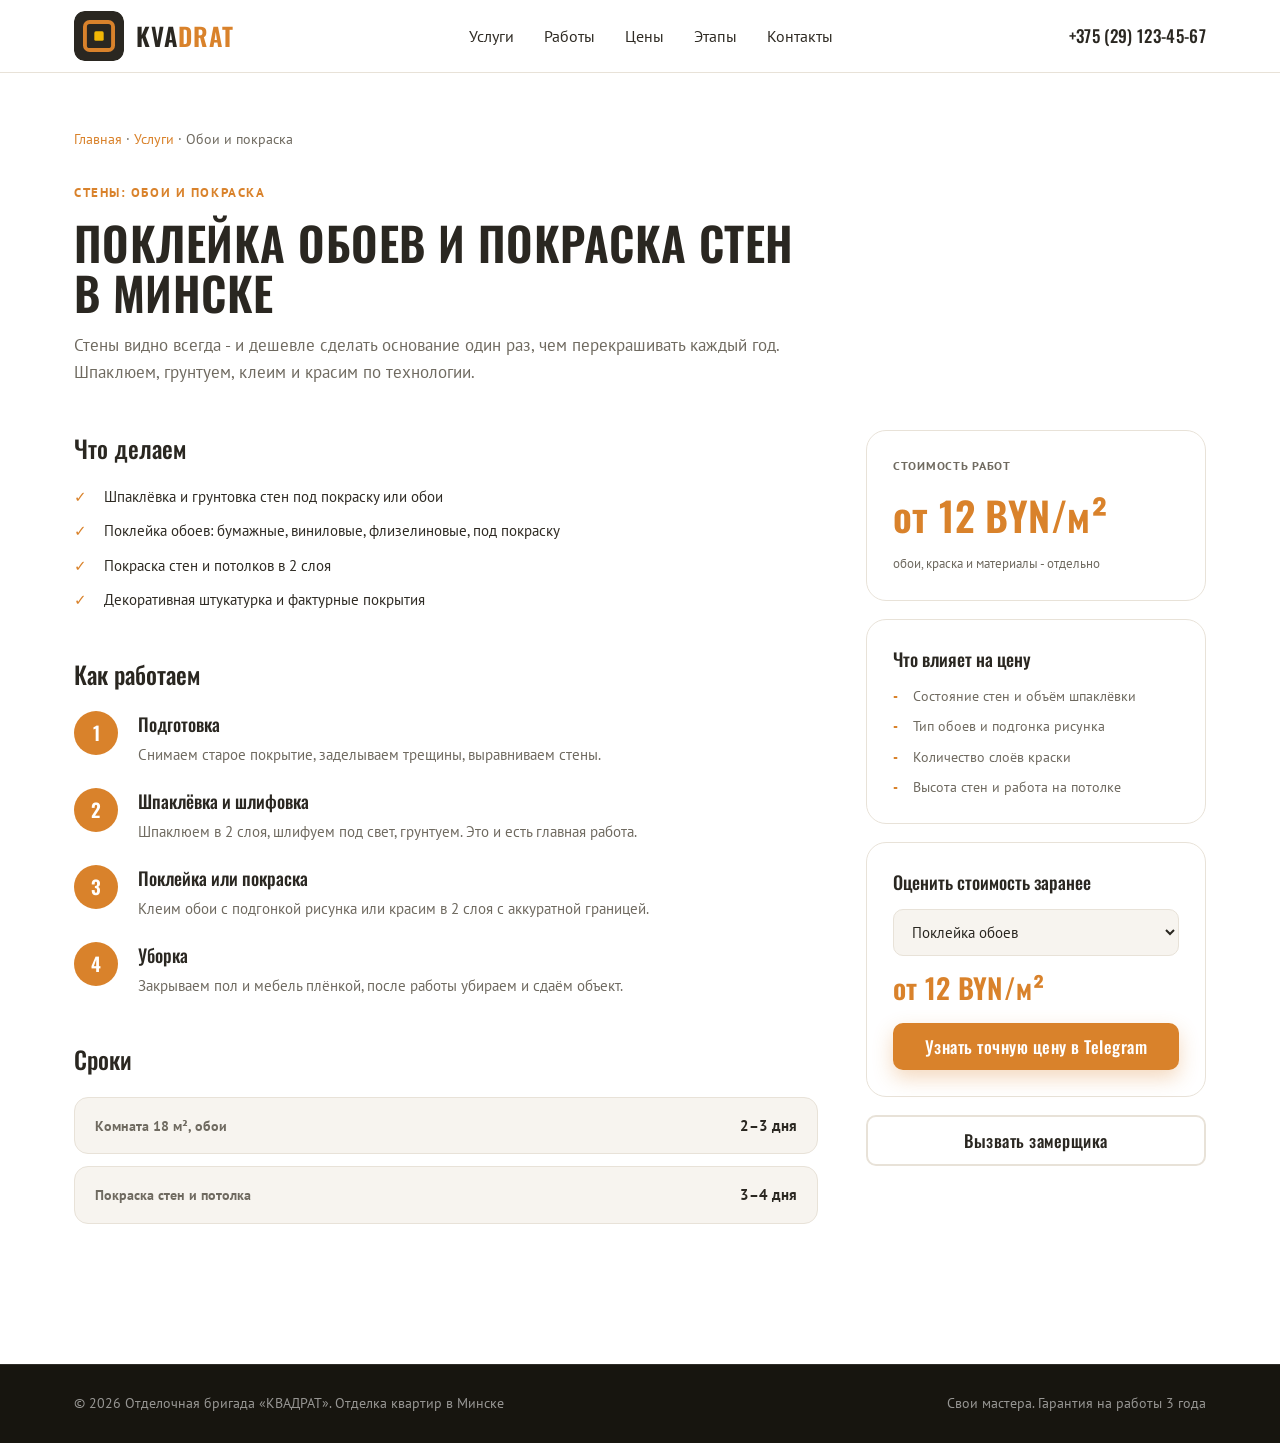
<file: services/pokleyka-oboev.html>
<!DOCTYPE html>
<html lang="ru">
<head>
  <meta charset="UTF-8">
  <meta name="viewport" content="width=device-width, initial-scale=1.0">
  <link rel="icon" type="image/svg+xml" href="../assets/favicon.svg">
  <link rel="apple-touch-icon" href="../assets/apple-touch-icon.png">
  <meta name="theme-color" content="#f7f4ef">
  <title>Поклейка обоев и покраска стен в Минске | КВАДРАТ</title>
  <meta name="description" content="Поклейка обоев и покраска стен в Минске: шпаклёвка под покраску, декоративные покрытия. Готовим основание, а не красим поверх. Гарантия 3 года.">
  <link rel="canonical" href="https://kvadrat.by/services/pokleyka-oboev.html">

  <meta property="og:type" content="website">
  <meta property="og:site_name" content="КВАДРАТ">
  <meta property="og:title" content="Поклейка обоев и покраска стен в Минске | КВАДРАТ">
  <meta property="og:description" content="Шпаклёвка под покраску, обои, декоративные покрытия. Готовим основание, а не красим поверх.">
  <meta property="og:url" content="https://kvadrat.by/services/pokleyka-oboev.html">
  <meta property="og:locale" content="ru_RU">
  <meta property="og:image" content="https://kvadrat.by/assets/og.svg">

  <script type="application/ld+json">
  {
    "@context": "https://schema.org",
    "@type": "Service",
    "name": "Поклейка обоев и покраска стен",
    "serviceType": "Отделочные работы",
    "description": "Поклейка обоев и покраска стен в Минске: шпаклёвка основания, декоративные покрытия.",
    "url": "https://kvadrat.by/services/pokleyka-oboev.html",
    "provider": {
      "@type": "HomeAndConstructionBusiness",
      "name": "Отделочная бригада «КВАДРАТ»",
      "url": "https://kvadrat.by/",
      "telephone": "+375291234567",
      "email": "info@kvadrat.by",
      "address": {
        "@type": "PostalAddress",
        "streetAddress": "ул. Тимирязева 65А, офис 12",
        "addressLocality": "Минск",
        "addressCountry": "BY"
      }
    },
    "areaServed": { "@type": "City", "name": "Минск" },
    "offers": {
      "@type": "Offer",
      "price": "12",
      "priceCurrency": "BYN",
      "description": "Стоимость работ за м². Обои, краска, материалы - отдельно."
    }
  }
  </script>
  <script type="application/ld+json">
  {
    "@context": "https://schema.org",
    "@type": "BreadcrumbList",
    "itemListElement": [
      { "@type": "ListItem", "position": 1, "name": "Главная", "item": "https://kvadrat.by/" },
      { "@type": "ListItem", "position": 2, "name": "Услуги", "item": "https://kvadrat.by/#services" },
      { "@type": "ListItem", "position": 3, "name": "Обои и покраска" }
    ]
  }
  </script>

  <link rel="preconnect" href="https://fonts.googleapis.com">
  <link rel="preconnect" href="https://fonts.gstatic.com" crossorigin>
  <link href="https://fonts.googleapis.com/css2?family=Oswald:wght@400;500;600;700&display=swap" rel="stylesheet">
  <link href="https://fonts.googleapis.com/css2?family=PT+Sans:wght@400;700&display=swap" rel="stylesheet">
  <link rel="stylesheet" href="../styles.css">
</head>
<body>

<header class="header" id="header">
  <div class="container header__inner">
    <a href="../index.html#top" class="logo"><img src="../assets/mark.svg" alt="КВАДРАТ" class="logo__img"><span class="logo__text">KVA<span>DRAT</span></span></a>
    <nav class="nav" id="nav">
      <a href="../index.html#services" class="nav__link">Услуги</a>
      <a href="../index.html#works" class="nav__link">Работы</a>
      <a href="../index.html#prices" class="nav__link">Цены</a>
      <a href="../index.html#steps" class="nav__link">Этапы</a>
      <a href="../index.html#contacts" class="nav__link">Контакты</a>
    </nav>
    <div class="header__actions">
      <a href="tel:+375291234567" class="header__phone">+375 (29) 123-45-67</a>
      <button class="burger" id="burger" aria-label="Меню"><span></span><span></span><span></span></button>
    </div>
  </div>
</header>

<main>
  <section class="srv">
    <div class="container">
      <nav class="srv-breadcrumb" aria-label="Хлебные крошки">
        <a href="../index.html">Главная</a> · <a href="../index.html#services">Услуги</a> · <span>Обои и покраска</span>
      </nav>

      <div class="srv-head">
        <p class="srv-kicker">Стены: обои и покраска</p>
        <h1 class="srv-title">Поклейка обоев и покраска стен в Минске</h1>
        <p class="srv-lead">Стены видно всегда - и дешевле сделать основание один раз, чем перекрашивать каждый год. Шпаклюем, грунтуем, клеим и красим по технологии.</p>
      </div>

      <div class="srv-grid">
        <div class="srv-main">
          <section class="srv-section">
            <h2 class="srv-section__title">Что делаем</h2>
            <ul class="srv-list">
              <li>Шпаклёвка и грунтовка стен под покраску или обои</li>
              <li>Поклейка обоев: бумажные, виниловые, флизелиновые, под покраску</li>
              <li>Покраска стен и потолков в 2 слоя</li>
              <li>Декоративная штукатурка и фактурные покрытия</li>
            </ul>
          </section>

          <section class="srv-section">
            <h2 class="srv-section__title">Как работаем</h2>
            <ol class="srv-steps">
              <li><strong>Подготовка</strong><p>Снимаем старое покрытие, заделываем трещины, выравниваем стены.</p></li>
              <li><strong>Шпаклёвка и шлифовка</strong><p>Шпаклюем в 2 слоя, шлифуем под свет, грунтуем. Это и есть главная работа.</p></li>
              <li><strong>Поклейка или покраска</strong><p>Клеим обои с подгонкой рисунка или красим в 2 слоя с аккуратной границей.</p></li>
              <li><strong>Уборка</strong><p>Закрываем пол и мебель плёнкой, после работы убираем и сдаём объект.</p></li>
            </ol>
          </section>

          <section class="srv-section">
            <h2 class="srv-section__title">Сроки</h2>
            <div class="srv-times">
              <div class="srv-time"><span class="srv-time__label">Комната 18 м², обои</span><span class="srv-time__value">2–3 дня</span></div>
              <div class="srv-time"><span class="srv-time__label">Покраска стен и потолка</span><span class="srv-time__value">3–4 дня</span></div>
            </div>
          </section>
        </div>

        <aside class="srv-side">
          <div class="srv-box">
            <div class="srv-price-label">Стоимость работ</div>
            <div class="srv-price">от 12 BYN/м²</div>
            <p class="srv-price-note">обои, краска и материалы - отдельно</p>
          </div>
          <div class="srv-box">
            <h3 class="srv-box__title">Что влияет на цену</h3>
            <ul class="srv-box__list">
              <li>Состояние стен и объём шпаклёвки</li>
              <li>Тип обоев и подгонка рисунка</li>
              <li>Количество слоёв краски</li>
              <li>Высота стен и работа на потолке</li>
            </ul>
          </div>
          <div class="srv-box" data-estimate>
            <h3 class="srv-box__title">Оценить стоимость заранее</h3>
            <select class="estimate__select" aria-label="Вид работ">
              <option data-price="от 12 BYN/м²">Поклейка обоев</option>
              <option data-price="от 10 BYN/м²">Покраска в 2 слоя</option>
              <option data-price="от 14 BYN/м²">Шпаклёвка под покраску</option>
              <option data-price="от 30 BYN/м²">Декоративная штукатурка</option>
            </select>
            <div class="estimate__price"></div>
            <a class="btn btn--accent btn--full estimate__link" href="#" target="_blank" rel="noopener">Узнать точную цену в Telegram</a>
          </div>
          <a class="btn btn--ghost btn--full" href="../index.html#contacts">Вызвать замерщика</a>
        </aside>
      </div>
    </div>
  </section>
</main>

<footer class="footer">
  <div class="container footer__inner">
    <span class="footer__copy">© 2026 Отделочная бригада «КВАДРАТ». Отделка квартир в Минске</span>
    <span class="footer__meta">Свои мастера. Гарантия на работы 3 года</span>
  </div>
</footer>

<script src="../script.js"></script>
<script src="../estimate.js"></script>
</body>
</html>
</file>
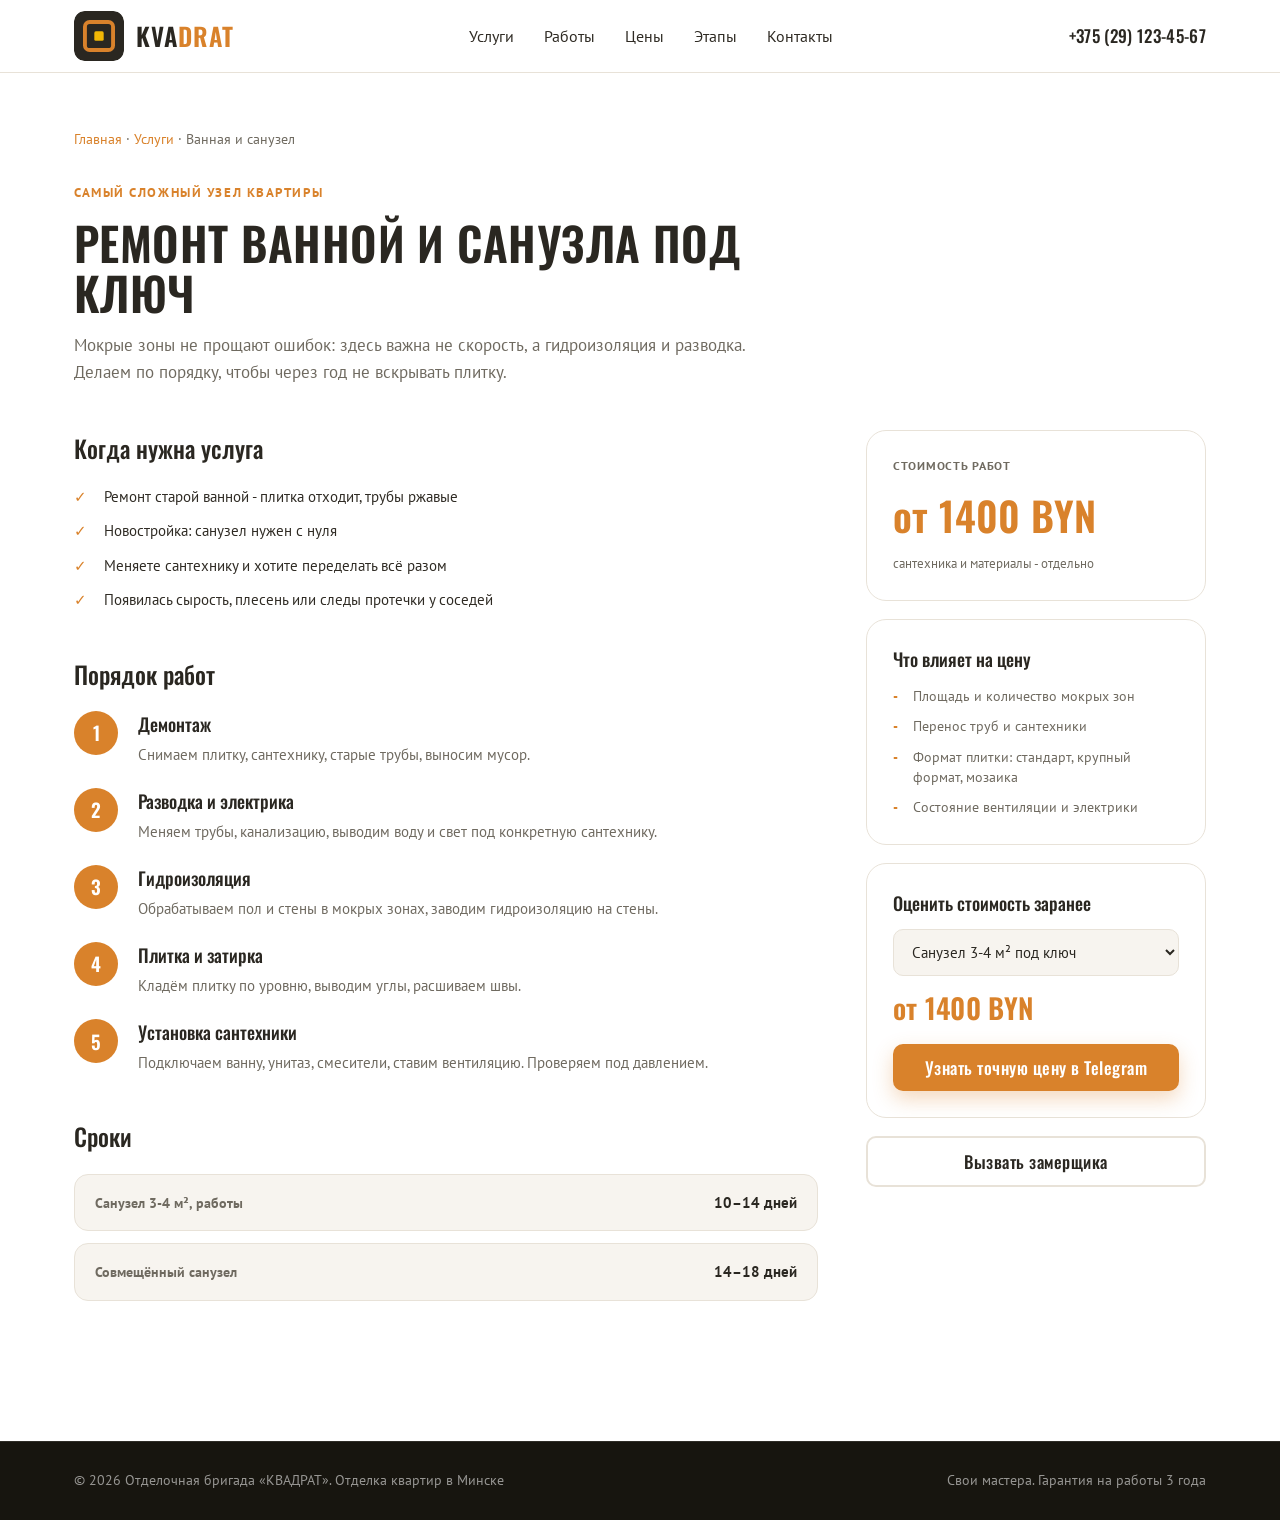
<file: services/remont-vannoy.html>
<!DOCTYPE html>
<html lang="ru">
<head>
  <meta charset="UTF-8">
  <meta name="viewport" content="width=device-width, initial-scale=1.0">
  <link rel="icon" type="image/svg+xml" href="../assets/favicon.svg">
  <link rel="apple-touch-icon" href="../assets/apple-touch-icon.png">
  <meta name="theme-color" content="#f7f4ef">
  <title>Ремонт ванной и санузла под ключ в Минске | КВАДРАТ</title>
  <meta name="description" content="Ремонт ванной и санузла под ключ в Минске: гидроизоляция, разводка, плитка, сантехника, вентиляция. Свои мастера, смета в договоре, гарантия 3 года.">
  <link rel="canonical" href="https://kvadrat.by/services/remont-vannoy.html">

  <meta property="og:type" content="website">
  <meta property="og:site_name" content="КВАДРАТ">
  <meta property="og:title" content="Ремонт ванной и санузла под ключ в Минске | КВАДРАТ">
  <meta property="og:description" content="Гидроизоляция, разводка, плитка, сантехника и вентиляция. Свои мастера, смета в договоре.">
  <meta property="og:url" content="https://kvadrat.by/services/remont-vannoy.html">
  <meta property="og:locale" content="ru_RU">
  <meta property="og:image" content="https://kvadrat.by/assets/og.svg">

  <script type="application/ld+json">
  {
    "@context": "https://schema.org",
    "@type": "Service",
    "name": "Ремонт ванной и санузла под ключ",
    "serviceType": "Отделочные работы",
    "description": "Ремонт ванной и санузла под ключ в Минске: гидроизоляция, разводка, плитка, сантехника, вентиляция.",
    "url": "https://kvadrat.by/services/remont-vannoy.html",
    "provider": {
      "@type": "HomeAndConstructionBusiness",
      "name": "Отделочная бригада «КВАДРАТ»",
      "url": "https://kvadrat.by/",
      "telephone": "+375291234567",
      "email": "info@kvadrat.by",
      "address": {
        "@type": "PostalAddress",
        "streetAddress": "ул. Тимирязева 65А, офис 12",
        "addressLocality": "Минск",
        "addressCountry": "BY"
      }
    },
    "areaServed": { "@type": "City", "name": "Минск" },
    "offers": {
      "@type": "Offer",
      "price": "1400",
      "priceCurrency": "BYN",
      "description": "Стоимость работ под ключ. Сантехника и материалы - отдельно."
    }
  }
  </script>
  <script type="application/ld+json">
  {
    "@context": "https://schema.org",
    "@type": "BreadcrumbList",
    "itemListElement": [
      { "@type": "ListItem", "position": 1, "name": "Главная", "item": "https://kvadrat.by/" },
      { "@type": "ListItem", "position": 2, "name": "Услуги", "item": "https://kvadrat.by/#services" },
      { "@type": "ListItem", "position": 3, "name": "Ванная и санузел" }
    ]
  }
  </script>

  <link rel="preconnect" href="https://fonts.googleapis.com">
  <link rel="preconnect" href="https://fonts.gstatic.com" crossorigin>
  <link href="https://fonts.googleapis.com/css2?family=Oswald:wght@400;500;600;700&display=swap" rel="stylesheet">
  <link href="https://fonts.googleapis.com/css2?family=PT+Sans:wght@400;700&display=swap" rel="stylesheet">
  <link rel="stylesheet" href="../styles.css">
</head>
<body>

<header class="header" id="header">
  <div class="container header__inner">
    <a href="../index.html#top" class="logo"><img src="../assets/mark.svg" alt="КВАДРАТ" class="logo__img"><span class="logo__text">KVA<span>DRAT</span></span></a>
    <nav class="nav" id="nav">
      <a href="../index.html#services" class="nav__link">Услуги</a>
      <a href="../index.html#works" class="nav__link">Работы</a>
      <a href="../index.html#prices" class="nav__link">Цены</a>
      <a href="../index.html#steps" class="nav__link">Этапы</a>
      <a href="../index.html#contacts" class="nav__link">Контакты</a>
    </nav>
    <div class="header__actions">
      <a href="tel:+375291234567" class="header__phone">+375 (29) 123-45-67</a>
      <button class="burger" id="burger" aria-label="Меню"><span></span><span></span><span></span></button>
    </div>
  </div>
</header>

<main>
  <section class="srv">
    <div class="container">
      <nav class="srv-breadcrumb" aria-label="Хлебные крошки">
        <a href="../index.html">Главная</a> · <a href="../index.html#services">Услуги</a> · <span>Ванная и санузел</span>
      </nav>

      <div class="srv-head">
        <p class="srv-kicker">Самый сложный узел квартиры</p>
        <h1 class="srv-title">Ремонт ванной и санузла под ключ</h1>
        <p class="srv-lead">Мокрые зоны не прощают ошибок: здесь важна не скорость, а гидроизоляция и разводка. Делаем по порядку, чтобы через год не вскрывать плитку.</p>
      </div>

      <div class="srv-grid">
        <div class="srv-main">
          <section class="srv-section">
            <h2 class="srv-section__title">Когда нужна услуга</h2>
            <ul class="srv-list">
              <li>Ремонт старой ванной - плитка отходит, трубы ржавые</li>
              <li>Новостройка: санузел нужен с нуля</li>
              <li>Меняете сантехнику и хотите переделать всё разом</li>
              <li>Появилась сырость, плесень или следы протечки у соседей</li>
            </ul>
          </section>

          <section class="srv-section">
            <h2 class="srv-section__title">Порядок работ</h2>
            <ol class="srv-steps">
              <li><strong>Демонтаж</strong><p>Снимаем плитку, сантехнику, старые трубы, выносим мусор.</p></li>
              <li><strong>Разводка и электрика</strong><p>Меняем трубы, канализацию, выводим воду и свет под конкретную сантехнику.</p></li>
              <li><strong>Гидроизоляция</strong><p>Обрабатываем пол и стены в мокрых зонах, заводим гидроизоляцию на стены.</p></li>
              <li><strong>Плитка и затирка</strong><p>Кладём плитку по уровню, выводим углы, расшиваем швы.</p></li>
              <li><strong>Установка сантехники</strong><p>Подключаем ванну, унитаз, смесители, ставим вентиляцию. Проверяем под давлением.</p></li>
            </ol>
          </section>

          <section class="srv-section">
            <h2 class="srv-section__title">Сроки</h2>
            <div class="srv-times">
              <div class="srv-time"><span class="srv-time__label">Санузел 3-4 м², работы</span><span class="srv-time__value">10–14 дней</span></div>
              <div class="srv-time"><span class="srv-time__label">Совмещённый санузел</span><span class="srv-time__value">14–18 дней</span></div>
            </div>
          </section>
        </div>

        <aside class="srv-side">
          <div class="srv-box">
            <div class="srv-price-label">Стоимость работ</div>
            <div class="srv-price">от 1400 BYN</div>
            <p class="srv-price-note">сантехника и материалы - отдельно</p>
          </div>
          <div class="srv-box">
            <h3 class="srv-box__title">Что влияет на цену</h3>
            <ul class="srv-box__list">
              <li>Площадь и количество мокрых зон</li>
              <li>Перенос труб и сантехники</li>
              <li>Формат плитки: стандарт, крупный формат, мозаика</li>
              <li>Состояние вентиляции и электрики</li>
            </ul>
          </div>
          <div class="srv-box" data-estimate>
            <h3 class="srv-box__title">Оценить стоимость заранее</h3>
            <select class="estimate__select" aria-label="Тип санузла">
              <option data-price="от 1400 BYN">Санузел 3-4 м² под ключ</option>
              <option data-price="от 1900 BYN">Совмещённый санузел под ключ</option>
              <option data-price="от 1600 BYN">Полный цикл с гидроизоляцией</option>
              <option data-price="уточним на замере">Только плитка и установка сантехники</option>
            </select>
            <div class="estimate__price"></div>
            <a class="btn btn--accent btn--full estimate__link" href="#" target="_blank" rel="noopener">Узнать точную цену в Telegram</a>
          </div>
          <a class="btn btn--ghost btn--full" href="../index.html#contacts">Вызвать замерщика</a>
        </aside>
      </div>
    </div>
  </section>
</main>

<footer class="footer">
  <div class="container footer__inner">
    <span class="footer__copy">© 2026 Отделочная бригада «КВАДРАТ». Отделка квартир в Минске</span>
    <span class="footer__meta">Свои мастера. Гарантия на работы 3 года</span>
  </div>
</footer>

<script src="../script.js"></script>
<script src="../estimate.js"></script>
</body>
</html>
</file>
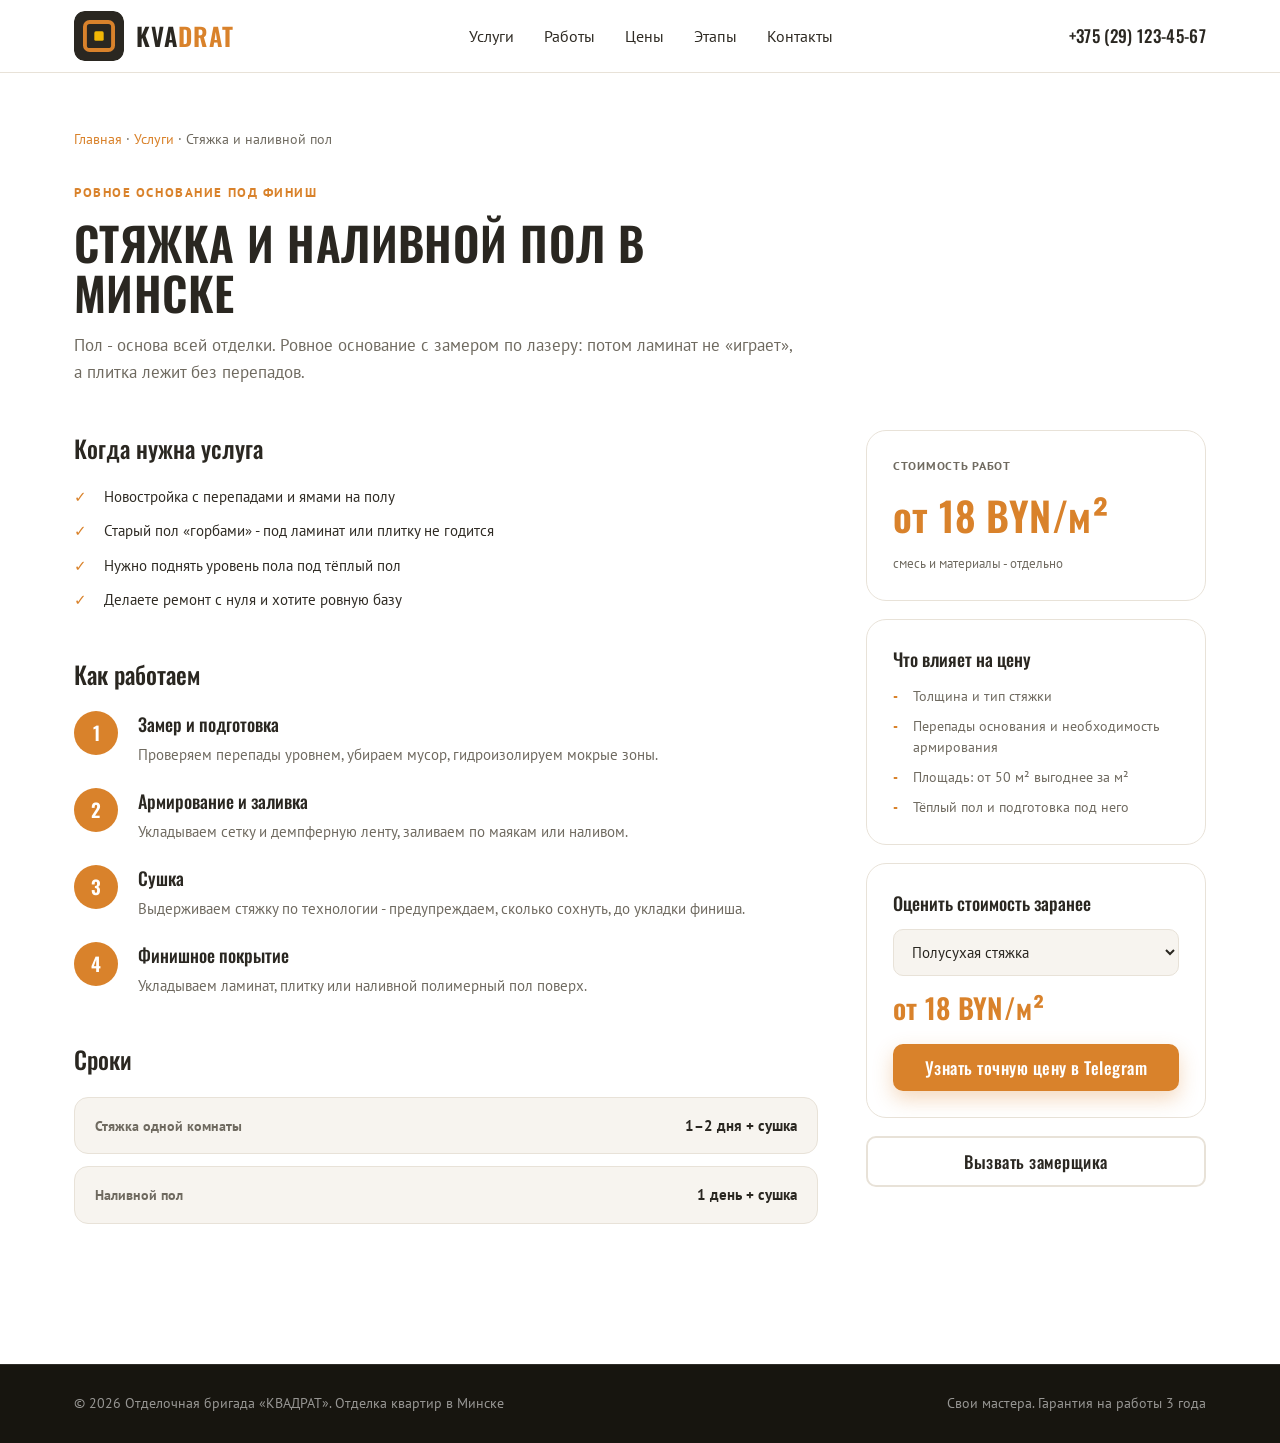
<file: services/styazhka-pola.html>
<!DOCTYPE html>
<html lang="ru">
<head>
  <meta charset="UTF-8">
  <meta name="viewport" content="width=device-width, initial-scale=1.0">
  <link rel="icon" type="image/svg+xml" href="../assets/favicon.svg">
  <link rel="apple-touch-icon" href="../assets/apple-touch-icon.png">
  <meta name="theme-color" content="#f7f4ef">
  <title>Стяжка и наливной пол в Минске - цены | КВАДРАТ</title>
  <meta name="description" content="Стяжка пола и наливной пол в Минске: полусухая и мокрая стяжка, укладка ламината. Ровное основание с замером, смета в договоре, гарантия 3 года.">
  <link rel="canonical" href="https://kvadrat.by/services/styazhka-pola.html">

  <meta property="og:type" content="website">
  <meta property="og:site_name" content="КВАДРАТ">
  <meta property="og:title" content="Стяжка и наливной пол в Минске | КВАДРАТ">
  <meta property="og:description" content="Полусухая и мокрая стяжка, наливной пол, укладка ламината. Ровное основание с замером.">
  <meta property="og:url" content="https://kvadrat.by/services/styazhka-pola.html">
  <meta property="og:locale" content="ru_RU">
  <meta property="og:image" content="https://kvadrat.by/assets/og.svg">

  <script type="application/ld+json">
  {
    "@context": "https://schema.org",
    "@type": "Service",
    "name": "Стяжка и наливной пол",
    "serviceType": "Отделочные работы",
    "description": "Стяжка пола и наливной пол в Минске: полусухая и мокрая стяжка, укладка финишного покрытия.",
    "url": "https://kvadrat.by/services/styazhka-pola.html",
    "provider": {
      "@type": "HomeAndConstructionBusiness",
      "name": "Отделочная бригада «КВАДРАТ»",
      "url": "https://kvadrat.by/",
      "telephone": "+375291234567",
      "email": "info@kvadrat.by",
      "address": {
        "@type": "PostalAddress",
        "streetAddress": "ул. Тимирязева 65А, офис 12",
        "addressLocality": "Минск",
        "addressCountry": "BY"
      }
    },
    "areaServed": { "@type": "City", "name": "Минск" },
    "offers": {
      "@type": "Offer",
      "price": "18",
      "priceCurrency": "BYN",
      "description": "Стоимость работ за м². Материалы - отдельно."
    }
  }
  </script>
  <script type="application/ld+json">
  {
    "@context": "https://schema.org",
    "@type": "BreadcrumbList",
    "itemListElement": [
      { "@type": "ListItem", "position": 1, "name": "Главная", "item": "https://kvadrat.by/" },
      { "@type": "ListItem", "position": 2, "name": "Услуги", "item": "https://kvadrat.by/#services" },
      { "@type": "ListItem", "position": 3, "name": "Стяжка и наливной пол" }
    ]
  }
  </script>

  <link rel="preconnect" href="https://fonts.googleapis.com">
  <link rel="preconnect" href="https://fonts.gstatic.com" crossorigin>
  <link href="https://fonts.googleapis.com/css2?family=Oswald:wght@400;500;600;700&display=swap" rel="stylesheet">
  <link href="https://fonts.googleapis.com/css2?family=PT+Sans:wght@400;700&display=swap" rel="stylesheet">
  <link rel="stylesheet" href="../styles.css">
</head>
<body>

<header class="header" id="header">
  <div class="container header__inner">
    <a href="../index.html#top" class="logo"><img src="../assets/mark.svg" alt="КВАДРАТ" class="logo__img"><span class="logo__text">KVA<span>DRAT</span></span></a>
    <nav class="nav" id="nav">
      <a href="../index.html#services" class="nav__link">Услуги</a>
      <a href="../index.html#works" class="nav__link">Работы</a>
      <a href="../index.html#prices" class="nav__link">Цены</a>
      <a href="../index.html#steps" class="nav__link">Этапы</a>
      <a href="../index.html#contacts" class="nav__link">Контакты</a>
    </nav>
    <div class="header__actions">
      <a href="tel:+375291234567" class="header__phone">+375 (29) 123-45-67</a>
      <button class="burger" id="burger" aria-label="Меню"><span></span><span></span><span></span></button>
    </div>
  </div>
</header>

<main>
  <section class="srv">
    <div class="container">
      <nav class="srv-breadcrumb" aria-label="Хлебные крошки">
        <a href="../index.html">Главная</a> · <a href="../index.html#services">Услуги</a> · <span>Стяжка и наливной пол</span>
      </nav>

      <div class="srv-head">
        <p class="srv-kicker">Ровное основание под финиш</p>
        <h1 class="srv-title">Стяжка и наливной пол в Минске</h1>
        <p class="srv-lead">Пол - основа всей отделки. Ровное основание с замером по лазеру: потом ламинат не «играет», а плитка лежит без перепадов.</p>
      </div>

      <div class="srv-grid">
        <div class="srv-main">
          <section class="srv-section">
            <h2 class="srv-section__title">Когда нужна услуга</h2>
            <ul class="srv-list">
              <li>Новостройка с перепадами и ямами на полу</li>
              <li>Старый пол «горбами» - под ламинат или плитку не годится</li>
              <li>Нужно поднять уровень пола под тёплый пол</li>
              <li>Делаете ремонт с нуля и хотите ровную базу</li>
            </ul>
          </section>

          <section class="srv-section">
            <h2 class="srv-section__title">Как работаем</h2>
            <ol class="srv-steps">
              <li><strong>Замер и подготовка</strong><p>Проверяем перепады уровнем, убираем мусор, гидроизолируем мокрые зоны.</p></li>
              <li><strong>Армирование и заливка</strong><p>Укладываем сетку и демпферную ленту, заливаем по маякам или наливом.</p></li>
              <li><strong>Сушка</strong><p>Выдерживаем стяжку по технологии - предупреждаем, сколько сохнуть, до укладки финиша.</p></li>
              <li><strong>Финишное покрытие</strong><p>Укладываем ламинат, плитку или наливной полимерный пол поверх.</p></li>
            </ol>
          </section>

          <section class="srv-section">
            <h2 class="srv-section__title">Сроки</h2>
            <div class="srv-times">
              <div class="srv-time"><span class="srv-time__label">Стяжка одной комнаты</span><span class="srv-time__value">1–2 дня + сушка</span></div>
              <div class="srv-time"><span class="srv-time__label">Наливной пол</span><span class="srv-time__value">1 день + сушка</span></div>
            </div>
          </section>
        </div>

        <aside class="srv-side">
          <div class="srv-box">
            <div class="srv-price-label">Стоимость работ</div>
            <div class="srv-price">от 18 BYN/м²</div>
            <p class="srv-price-note">смесь и материалы - отдельно</p>
          </div>
          <div class="srv-box">
            <h3 class="srv-box__title">Что влияет на цену</h3>
            <ul class="srv-box__list">
              <li>Толщина и тип стяжки</li>
              <li>Перепады основания и необходимость армирования</li>
              <li>Площадь: от 50 м² выгоднее за м²</li>
              <li>Тёплый пол и подготовка под него</li>
            </ul>
          </div>
          <div class="srv-box" data-estimate>
            <h3 class="srv-box__title">Оценить стоимость заранее</h3>
            <select class="estimate__select" aria-label="Вид работ">
              <option data-price="от 18 BYN/м²">Полусухая стяжка</option>
              <option data-price="от 16 BYN/м²">Мокрая стяжка</option>
              <option data-price="от 14 BYN/м²">Наливной пол</option>
              <option data-price="от 12 BYN/м²">Укладка ламината</option>
            </select>
            <div class="estimate__price"></div>
            <a class="btn btn--accent btn--full estimate__link" href="#" target="_blank" rel="noopener">Узнать точную цену в Telegram</a>
          </div>
          <a class="btn btn--ghost btn--full" href="../index.html#contacts">Вызвать замерщика</a>
        </aside>
      </div>
    </div>
  </section>
</main>

<footer class="footer">
  <div class="container footer__inner">
    <span class="footer__copy">© 2026 Отделочная бригада «КВАДРАТ». Отделка квартир в Минске</span>
    <span class="footer__meta">Свои мастера. Гарантия на работы 3 года</span>
  </div>
</footer>

<script src="../script.js"></script>
<script src="../estimate.js"></script>
</body>
</html>
</file>
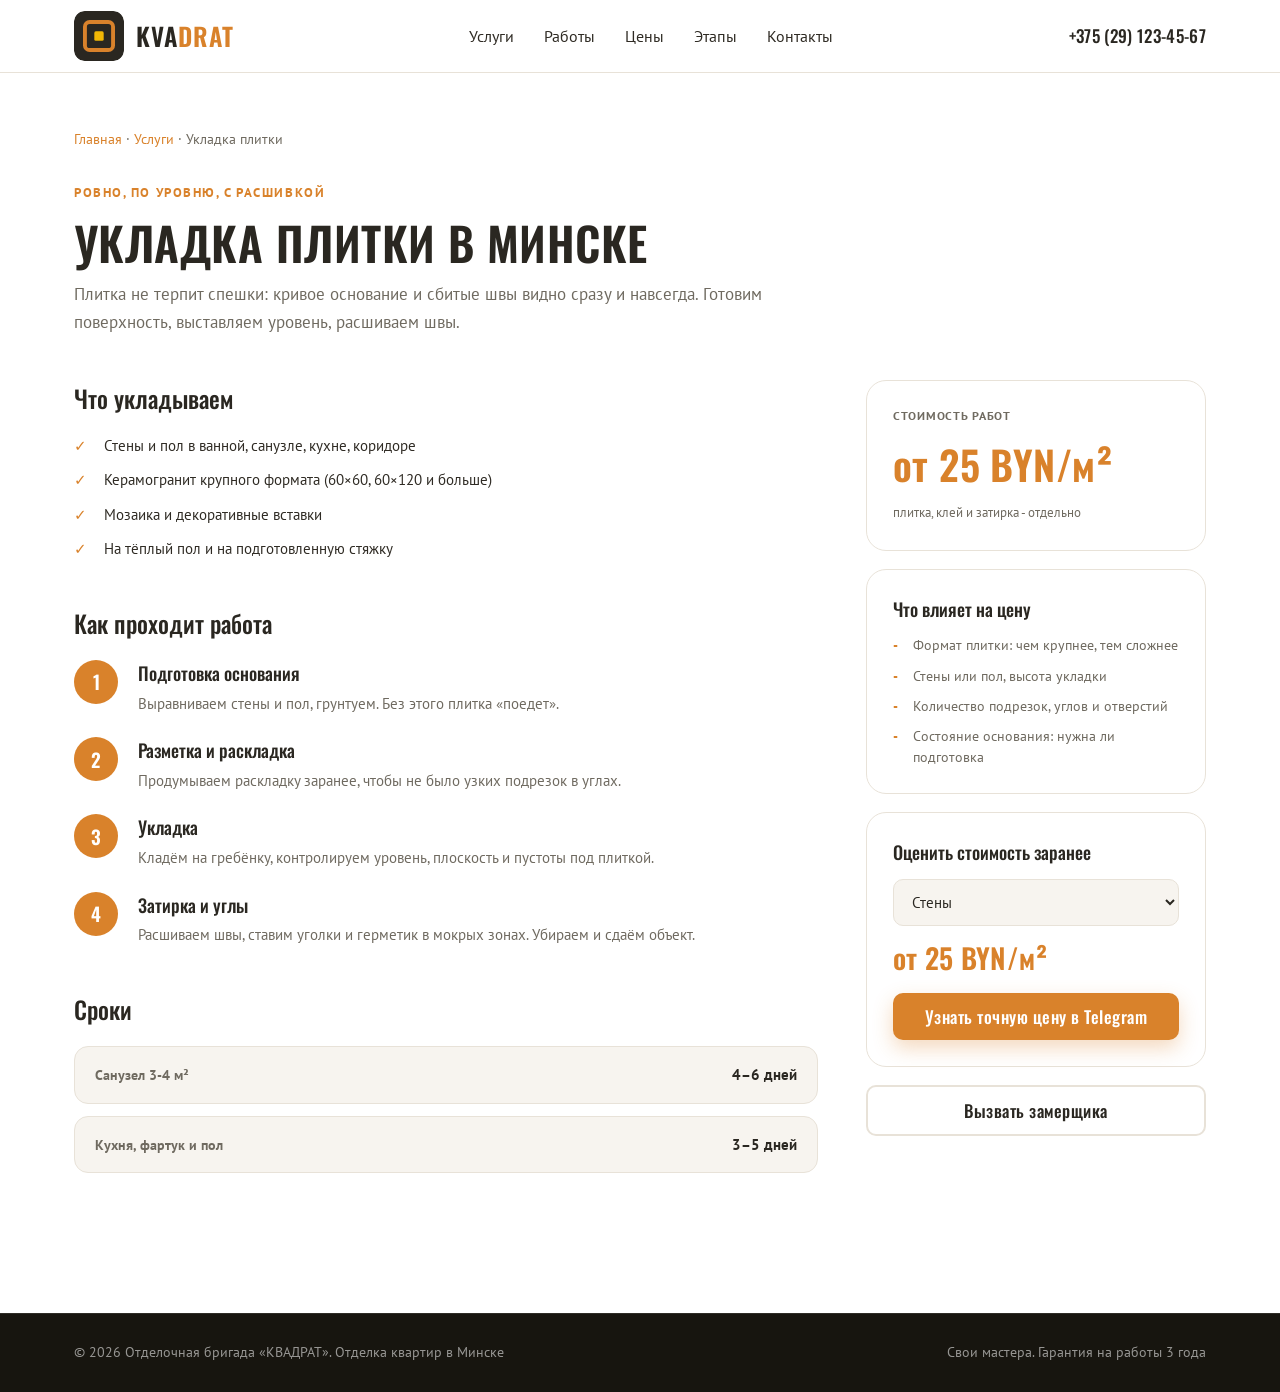
<file: services/ukladka-plitki.html>
<!DOCTYPE html>
<html lang="ru">
<head>
  <meta charset="UTF-8">
  <meta name="viewport" content="width=device-width, initial-scale=1.0">
  <link rel="icon" type="image/svg+xml" href="../assets/favicon.svg">
  <link rel="apple-touch-icon" href="../assets/apple-touch-icon.png">
  <meta name="theme-color" content="#f7f4ef">
  <title>Укладка плитки в Минске - стены, пол, крупный формат | КВАДРАТ</title>
  <meta name="description" content="Укладка плитки в Минске: стены и пол, крупный формат, керамогранит, мозаика. Ровно, по уровню, с расшивкой швов. Смета в договоре, гарантия 3 года.">
  <link rel="canonical" href="https://kvadrat.by/services/ukladka-plitki.html">

  <meta property="og:type" content="website">
  <meta property="og:site_name" content="КВАДРАТ">
  <meta property="og:title" content="Укладка плитки в Минске | КВАДРАТ">
  <meta property="og:description" content="Стены и пол, крупный формат, керамогранит, мозаика. Ровно, по уровню, с расшивкой швов.">
  <meta property="og:url" content="https://kvadrat.by/services/ukladka-plitki.html">
  <meta property="og:locale" content="ru_RU">
  <meta property="og:image" content="https://kvadrat.by/assets/og.svg">

  <script type="application/ld+json">
  {
    "@context": "https://schema.org",
    "@type": "Service",
    "name": "Укладка плитки",
    "serviceType": "Отделочные работы",
    "description": "Укладка плитки и керамогранита в Минске: стены, пол, крупный формат, мозаика.",
    "url": "https://kvadrat.by/services/ukladka-plitki.html",
    "provider": {
      "@type": "HomeAndConstructionBusiness",
      "name": "Отделочная бригада «КВАДРАТ»",
      "url": "https://kvadrat.by/",
      "telephone": "+375291234567",
      "email": "info@kvadrat.by",
      "address": {
        "@type": "PostalAddress",
        "streetAddress": "ул. Тимирязева 65А, офис 12",
        "addressLocality": "Минск",
        "addressCountry": "BY"
      }
    },
    "areaServed": { "@type": "City", "name": "Минск" },
    "offers": {
      "@type": "Offer",
      "price": "25",
      "priceCurrency": "BYN",
      "description": "Стоимость укладки за м². Плитка и материалы - отдельно."
    }
  }
  </script>
  <script type="application/ld+json">
  {
    "@context": "https://schema.org",
    "@type": "BreadcrumbList",
    "itemListElement": [
      { "@type": "ListItem", "position": 1, "name": "Главная", "item": "https://kvadrat.by/" },
      { "@type": "ListItem", "position": 2, "name": "Услуги", "item": "https://kvadrat.by/#services" },
      { "@type": "ListItem", "position": 3, "name": "Укладка плитки" }
    ]
  }
  </script>

  <link rel="preconnect" href="https://fonts.googleapis.com">
  <link rel="preconnect" href="https://fonts.gstatic.com" crossorigin>
  <link href="https://fonts.googleapis.com/css2?family=Oswald:wght@400;500;600;700&display=swap" rel="stylesheet">
  <link href="https://fonts.googleapis.com/css2?family=PT+Sans:wght@400;700&display=swap" rel="stylesheet">
  <link rel="stylesheet" href="../styles.css">
</head>
<body>

<header class="header" id="header">
  <div class="container header__inner">
    <a href="../index.html#top" class="logo"><img src="../assets/mark.svg" alt="КВАДРАТ" class="logo__img"><span class="logo__text">KVA<span>DRAT</span></span></a>
    <nav class="nav" id="nav">
      <a href="../index.html#services" class="nav__link">Услуги</a>
      <a href="../index.html#works" class="nav__link">Работы</a>
      <a href="../index.html#prices" class="nav__link">Цены</a>
      <a href="../index.html#steps" class="nav__link">Этапы</a>
      <a href="../index.html#contacts" class="nav__link">Контакты</a>
    </nav>
    <div class="header__actions">
      <a href="tel:+375291234567" class="header__phone">+375 (29) 123-45-67</a>
      <button class="burger" id="burger" aria-label="Меню"><span></span><span></span><span></span></button>
    </div>
  </div>
</header>

<main>
  <section class="srv">
    <div class="container">
      <nav class="srv-breadcrumb" aria-label="Хлебные крошки">
        <a href="../index.html">Главная</a> · <a href="../index.html#services">Услуги</a> · <span>Укладка плитки</span>
      </nav>

      <div class="srv-head">
        <p class="srv-kicker">Ровно, по уровню, с расшивкой</p>
        <h1 class="srv-title">Укладка плитки в Минске</h1>
        <p class="srv-lead">Плитка не терпит спешки: кривое основание и сбитые швы видно сразу и навсегда. Готовим поверхность, выставляем уровень, расшиваем швы.</p>
      </div>

      <div class="srv-grid">
        <div class="srv-main">
          <section class="srv-section">
            <h2 class="srv-section__title">Что укладываем</h2>
            <ul class="srv-list">
              <li>Стены и пол в ванной, санузле, кухне, коридоре</li>
              <li>Керамогранит крупного формата (60×60, 60×120 и больше)</li>
              <li>Мозаика и декоративные вставки</li>
              <li>На тёплый пол и на подготовленную стяжку</li>
            </ul>
          </section>

          <section class="srv-section">
            <h2 class="srv-section__title">Как проходит работа</h2>
            <ol class="srv-steps">
              <li><strong>Подготовка основания</strong><p>Выравниваем стены и пол, грунтуем. Без этого плитка «поедет».</p></li>
              <li><strong>Разметка и раскладка</strong><p>Продумываем раскладку заранее, чтобы не было узких подрезок в углах.</p></li>
              <li><strong>Укладка</strong><p>Кладём на гребёнку, контролируем уровень, плоскость и пустоты под плиткой.</p></li>
              <li><strong>Затирка и углы</strong><p>Расшиваем швы, ставим уголки и герметик в мокрых зонах. Убираем и сдаём объект.</p></li>
            </ol>
          </section>

          <section class="srv-section">
            <h2 class="srv-section__title">Сроки</h2>
            <div class="srv-times">
              <div class="srv-time"><span class="srv-time__label">Санузел 3-4 м²</span><span class="srv-time__value">4–6 дней</span></div>
              <div class="srv-time"><span class="srv-time__label">Кухня, фартук и пол</span><span class="srv-time__value">3–5 дней</span></div>
            </div>
          </section>
        </div>

        <aside class="srv-side">
          <div class="srv-box">
            <div class="srv-price-label">Стоимость работ</div>
            <div class="srv-price">от 25 BYN/м²</div>
            <p class="srv-price-note">плитка, клей и затирка - отдельно</p>
          </div>
          <div class="srv-box">
            <h3 class="srv-box__title">Что влияет на цену</h3>
            <ul class="srv-box__list">
              <li>Формат плитки: чем крупнее, тем сложнее</li>
              <li>Стены или пол, высота укладки</li>
              <li>Количество подрезок, углов и отверстий</li>
              <li>Состояние основания: нужна ли подготовка</li>
            </ul>
          </div>
          <div class="srv-box" data-estimate>
            <h3 class="srv-box__title">Оценить стоимость заранее</h3>
            <select class="estimate__select" aria-label="Что укладывать">
              <option data-price="от 25 BYN/м²">Стены</option>
              <option data-price="от 28 BYN/м²">Пол</option>
              <option data-price="от 35 BYN/м²">Крупный формат (от 60×60)</option>
              <option data-price="от 60 BYN/м²">Мозаика, декор, сложная раскладка</option>
            </select>
            <div class="estimate__price"></div>
            <a class="btn btn--accent btn--full estimate__link" href="#" target="_blank" rel="noopener">Узнать точную цену в Telegram</a>
          </div>
          <a class="btn btn--ghost btn--full" href="../index.html#contacts">Вызвать замерщика</a>
        </aside>
      </div>
    </div>
  </section>
</main>

<footer class="footer">
  <div class="container footer__inner">
    <span class="footer__copy">© 2026 Отделочная бригада «КВАДРАТ». Отделка квартир в Минске</span>
    <span class="footer__meta">Свои мастера. Гарантия на работы 3 года</span>
  </div>
</footer>

<script src="../script.js"></script>
<script src="../estimate.js"></script>
</body>
</html>
</file>
<file: styles.css>
* {
  margin: 0;
  padding: 0;
  box-sizing: border-box;
}

:root {
  --accent: #d9822b;
  --accent-dark: #b5671c;
  --accent-soft: #f2b705;
  --deep: #17150f;
  --dark: #2a2721;
  --text: #2f2b24;
  --muted: #6f6a60;
  --bg: #ffffff;
  --bg-soft: #f7f4ef;
  --card: #ffffff;
  --header-bg: rgba(255, 255, 255, 0.92);
  --line: #e8e2d8;
  --radius: 14px;
  --radius-lg: 20px;
  --shadow: 0 10px 30px rgba(42, 39, 33, 0.08);
  --font-body: 'PT Sans', system-ui, -apple-system, 'Segoe UI', Roboto, sans-serif;
  --font-head: 'Oswald', 'Arial Narrow', Arial, sans-serif;
  --font: var(--font-body);
  color-scheme: light;
}

html {
  scroll-behavior: smooth;
  scroll-padding-top: 88px;
  -webkit-text-size-adjust: 100%;
  text-size-adjust: 100%;
}

body {
  font-family: var(--font-body);
  color: var(--text);
  background: var(--bg);
  line-height: 1.55;
  -webkit-font-smoothing: antialiased;
}

img {
  max-width: 100%;
  display: block;
}

a {
  color: inherit;
  text-decoration: none;
}

.container {
  max-width: 1180px;
  margin: 0 auto;
  padding: 0 24px;
}

/* ===== Header ===== */
.header {
  position: sticky;
  top: 0;
  z-index: 100;
  background: var(--header-bg);
  backdrop-filter: blur(10px);
  border-bottom: 1px solid var(--line);
}

.header__inner {
  display: flex;
  align-items: center;
  justify-content: space-between;
  height: 72px;
  gap: 24px;
}

.logo {
  display: inline-flex;
  align-items: center;
  gap: 12px;
}

.logo__text {
  display: block;
  font-family: var(--font-head);
  font-size: 25px;
  font-weight: 600;
  line-height: 50px;
  height: 50px;
  letter-spacing: 0.04em;
  text-transform: uppercase;
  color: var(--dark);
}

.logo__text span {
  color: var(--accent);
}

.logo__img {
  width: 50px;
  height: 50px;
  border-radius: 10px;
}

.nav {
  display: flex;
  gap: 30px;
}

.nav__link {
  font-weight: 400;
  font-size: 16px;
  color: var(--text);
  transition: color 0.2s;
}

.nav__link:hover {
  color: var(--accent);
}

.header__actions {
  display: flex;
  align-items: center;
  gap: 20px;
}

.header__phone {
  font-family: var(--font-head);
  font-weight: 500;
  font-size: 17px;
  letter-spacing: 0.02em;
  color: var(--dark);
  white-space: nowrap;
  transition: color 0.2s;
}

.header__phone:hover {
  color: var(--accent);
}

.burger {
  display: none;
  flex-direction: column;
  gap: 5px;
  background: none;
  border: 0;
  cursor: pointer;
  padding: 6px;
}

.burger span {
  width: 24px;
  height: 2px;
  background: var(--dark);
  border-radius: 2px;
  transition: transform 0.2s, opacity 0.2s;
}

/* ===== Buttons ===== */
.btn {
  display: inline-flex;
  align-items: center;
  justify-content: center;
  gap: 8px;
  font-family: var(--font-head);
  font-weight: 500;
  font-size: 17px;
  letter-spacing: 0.03em;
  line-height: 1;
  padding: 15px 28px;
  border-radius: 10px;
  border: 0;
  cursor: pointer;
  transition: background 0.2s, transform 0.15s, box-shadow 0.2s;
}

.btn--accent {
  background: var(--accent);
  color: #fff;
  box-shadow: 0 8px 20px rgba(217, 130, 43, 0.3);
}

.btn--accent:hover {
  background: var(--accent-dark);
  transform: translateY(-1px);
}

.btn--ghost {
  background: transparent;
  color: var(--dark);
  border: 2px solid var(--line);
}

.btn--ghost:hover {
  border-color: var(--dark);
}

.btn--full {
  width: 100%;
}

/* ===== Hero ===== */
.hero {
  background: #fff;
  border-bottom: 1px solid var(--line);
}

.hero__inner {
  padding: 60px 0 0;
}

.hero__grid {
  display: grid;
  grid-template-columns: 1.1fr 1fr;
  gap: 44px;
  align-items: end;
}

.hero__content {
  max-width: 640px;
  padding-bottom: 60px;
}

.hero__aside {
  align-self: end;
  justify-self: stretch;
}

.hero__photo {
  display: block;
  width: 100%;
  height: auto;
}

.hero__badge-mark {
  width: 13px;
  height: 13px;
  flex-shrink: 0;
  margin-right: 6px;
}

.hero__badge {
  display: inline-flex;
  align-items: center;
  text-transform: uppercase;
  letter-spacing: 0.08em;
  font-size: 13px;
  font-weight: 700;
  color: var(--accent-dark);
  margin-bottom: 24px;
}

.hero__title {
  font-family: var(--font-head);
  font-weight: 700;
  text-transform: uppercase;
  font-size: clamp(32px, 5.6vw, 62px);
  letter-spacing: -0.005em;
  line-height: 1;
  color: var(--dark);
  margin-bottom: 20px;
}

.hero__title span {
  color: var(--accent);
}

.hero__subtitle {
  font-size: 17px;
  line-height: 1.6;
  color: var(--muted);
  max-width: 560px;
  margin-bottom: 30px;
}

.hero__actions {
  display: flex;
  gap: 14px;
  flex-wrap: wrap;
}

.hero__actions .btn {
  padding: 16px 30px;
}

.hero__stats {
  display: flex;
  flex-wrap: wrap;
  gap: 48px;
  margin-top: 42px;
}

.hero__stat {
  display: flex;
  flex-direction: column;
  gap: 2px;
  font-size: 14px;
  color: var(--muted);
}

.hero__stat strong {
  font-family: var(--font-head);
  font-weight: 600;
  font-size: 30px;
  line-height: 1.05;
  color: var(--dark);
}

/* ===== Section head ===== */
.section-head {
  text-align: center;
  max-width: 680px;
  margin: 0 auto 48px;
}

.section-head--left {
  text-align: left;
  margin: 0 0 24px;
}

.section-title {
  font-family: var(--font-head);
  font-size: clamp(28px, 4vw, 42px);
  font-weight: 600;
  letter-spacing: 0.01em;
  text-transform: uppercase;
  color: var(--dark);
  margin-bottom: 12px;
}

.section-subtitle {
  font-size: 16px;
  color: var(--muted);
}

/* ===== About ===== */
.about {
  padding: 84px 0;
}

.about__inner {
  display: grid;
  grid-template-columns: 1fr 1.1fr;
  gap: 64px;
  align-items: center;
}

.about__visual {
  display: flex;
  justify-content: center;
}

.about__collage {
  display: grid;
  width: 100%;
  max-width: 460px;
}

.about__photo-block {
  position: relative;
  margin: 0;
  border-radius: var(--radius-lg);
  overflow: hidden;
}

.about__photo {
  width: 100%;
  height: 460px;
  object-fit: cover;
  display: block;
  filter: saturate(0.95) contrast(1.02);
}

.about__badge {
  position: absolute;
  left: 0;
  right: 0;
  bottom: 0;
  z-index: 1;
  padding: 56px 22px 18px;
  color: #fff;
  font-family: var(--font-head);
  font-weight: 500;
  font-size: 17px;
  line-height: 1.35;
  background: linear-gradient(to top, rgba(18, 16, 11, 0.88), rgba(18, 16, 11, 0.25) 65%, rgba(18, 16, 11, 0));
  pointer-events: none;
}

.about__content {
  min-width: 0;
}

.about__text {
  font-size: 16px;
  color: var(--muted);
  margin-bottom: 18px;
}

/* ===== Services ===== */
.services {
  padding: 84px 0;
  background: var(--bg-soft);
  border-top: 1px solid var(--line);
}

.services__grid {
  display: grid;
  grid-template-columns: repeat(auto-fit, minmax(300px, 1fr));
  gap: 20px;
}

.service-card {
  display: flex;
  flex-direction: column;
  background: var(--card);
  border: 1px solid var(--line);
  border-radius: var(--radius-lg);
  padding: 28px;
  transition: border-color 0.2s, transform 0.2s, box-shadow 0.2s;
}

.service-card:hover {
  border-color: var(--accent);
  transform: translateY(-3px);
  box-shadow: var(--shadow);
}

.service-card__title {
  font-family: var(--font-head);
  font-weight: 500;
  font-size: 21px;
  line-height: 1.2;
  color: var(--dark);
  margin-bottom: 10px;
}

.service-card__text {
  font-size: 15px;
  color: var(--muted);
  flex: 1;
  margin-bottom: 18px;
}

.service-card__price {
  font-family: var(--font-head);
  font-weight: 500;
  font-size: 19px;
  color: var(--accent);
}

/* ===== Works ===== */
.works {
  padding: 84px 0;
}

.works__grid {
  display: grid;
  grid-template-columns: repeat(2, 1fr);
  gap: 20px;
}

.work {
  position: relative;
  margin: 0;
  border-radius: var(--radius-lg);
  overflow: hidden;
  background: #000;
}

.work img {
  width: 100%;
  height: 340px;
  object-fit: cover;
  display: block;
  transition: transform 0.4s;
}

.work:hover img {
  transform: scale(1.04);
}

.work__cap {
  position: absolute;
  left: 0;
  right: 0;
  bottom: 0;
  padding: 22px;
  color: #fff;
  font-size: 14px;
  line-height: 1.4;
  background: linear-gradient(to top, rgba(18, 16, 11, 0.88), rgba(18, 16, 11, 0));
}

.work__cap strong {
  display: block;
  font-family: var(--font-head);
  font-weight: 500;
  font-size: 18px;
  margin-bottom: 2px;
}

/* ===== Prices ===== */
.prices {
  padding: 84px 0;
  background: var(--bg-soft);
  border-top: 1px solid var(--line);
}

.prices__list {
  max-width: 900px;
  margin: 0 auto;
  border: 1px solid var(--line);
  border-radius: var(--radius-lg);
  overflow: hidden;
}

.price-row {
  position: relative;
  display: grid;
  grid-template-columns: 1fr auto 170px;
  align-items: baseline;
  gap: 24px;
  padding: 18px 60px 18px 28px;
  background: var(--card);
  color: inherit;
  transition: background 0.2s;
}

.price-row__price::after {
  content: '';
  width: 14px;
  height: 14px;
  flex-shrink: 0;
  background: url("data:image/svg+xml,%3Csvg xmlns='http://www.w3.org/2000/svg' viewBox='0 0 24 24' fill='none' stroke='%23d9822b' stroke-width='6' stroke-linecap='square' stroke-linejoin='miter'%3E%3Cpolyline points='8 5 16 12 8 19'/%3E%3C/svg%3E") center / contain no-repeat;
  transition: transform 0.2s;
}

.price-row + .price-row {
  border-top: 1px solid var(--line);
}

.price-row:hover {
  background: var(--bg-soft);
}

.price-row:hover .price-row__name {
  color: var(--accent);
}

.price-row:hover .price-row__price::after {
  transform: translateX(3px);
}

.price-row__name {
  font-family: var(--font-head);
  font-weight: 500;
  font-size: 17px;
  color: var(--dark);
}

.price-row__note {
  font-size: 14px;
  color: var(--muted);
  text-align: right;
}

.price-row__price {
  font-family: var(--font-head);
  font-weight: 500;
  font-size: 20px;
  color: var(--accent);
  letter-spacing: 0.01em;
  text-align: right;
  white-space: nowrap;
  display: inline-flex;
  align-items: center;
  gap: 8px;
}

.prices__note {
  text-align: center;
  font-size: 14px;
  color: var(--muted);
  margin-top: 32px;
}

/* ===== Calculate ===== */
.calculate {
  padding: 84px 0;
}

.calculate__inner {
  display: grid;
  grid-template-columns: 1fr 400px;
  gap: 56px;
  align-items: center;
}

.calculate__lead {
  font-size: 16px;
  color: var(--muted);
  max-width: 520px;
}

.calculate__box {
  box-shadow: var(--shadow);
}

/* ===== Steps ===== */
.steps {
  padding: 84px 0;
  background: var(--bg-soft);
  border-top: 1px solid var(--line);
}

.steps__list {
  max-width: 840px;
  margin: 0 auto;
}

/* ===== Service pages ===== */
.srv {
  padding: 56px 0 96px;
}

.srv-breadcrumb {
  font-size: 14px;
  color: var(--muted);
  margin-bottom: 32px;
}

.srv-breadcrumb a {
  color: var(--accent);
  font-weight: 500;
}

.srv-breadcrumb a:hover {
  text-decoration: underline;
}

.srv-head {
  max-width: 720px;
  margin-bottom: 44px;
}

.srv-kicker {
  text-transform: uppercase;
  letter-spacing: 0.12em;
  font-size: 13px;
  font-weight: 700;
  color: var(--accent);
  margin-bottom: 14px;
}

.srv-title {
  font-family: var(--font-head);
  font-size: clamp(30px, 4vw, 46px);
  font-weight: 600;
  letter-spacing: 0.01em;
  text-transform: uppercase;
  line-height: 1.1;
  color: var(--dark);
  margin-bottom: 14px;
}

.srv-lead {
  font-size: 17px;
  color: var(--muted);
  line-height: 1.6;
}

.srv-grid {
  display: grid;
  grid-template-columns: 1fr 340px;
  gap: 48px;
  align-items: start;
}

.srv-main {
  min-width: 0;
}

.srv-section {
  margin-bottom: 44px;
}

.srv-section__title {
  font-family: var(--font-head);
  font-size: 24px;
  font-weight: 500;
  color: var(--dark);
  margin-bottom: 18px;
}

.srv-list {
  list-style: none;
  display: grid;
  gap: 12px;
}

.srv-list li {
  position: relative;
  padding-left: 30px;
  font-size: 15px;
  color: var(--text);
  line-height: 1.5;
}

.srv-list li::before {
  content: '✓';
  position: absolute;
  left: 0;
  top: 0;
  color: var(--accent);
  font-weight: 800;
}

.srv-steps {
  list-style: none;
  counter-reset: srv;
}

.srv-steps li {
  counter-increment: srv;
  position: relative;
  padding-left: 64px;
  margin-bottom: 22px;
}

.srv-steps li::before {
  content: counter(srv);
  position: absolute;
  left: 0;
  top: 0;
  width: 44px;
  height: 44px;
  border-radius: 50%;
  background: var(--accent);
  color: #fff;
  font-family: var(--font-head);
  font-weight: 600;
  font-size: 19px;
  display: flex;
  align-items: center;
  justify-content: center;
}

.srv-steps strong {
  display: block;
  font-family: var(--font-head);
  font-size: 18px;
  font-weight: 500;
  color: var(--dark);
  margin-bottom: 4px;
}

.srv-steps p {
  font-size: 15px;
  color: var(--muted);
  line-height: 1.55;
}

.srv-times {
  display: grid;
  gap: 12px;
}

.srv-time {
  display: flex;
  justify-content: space-between;
  align-items: baseline;
  gap: 24px;
  background: var(--bg-soft);
  border: 1px solid var(--line);
  border-radius: var(--radius);
  padding: 16px 20px;
}

.srv-time__label {
  font-size: 14px;
  color: var(--muted);
  font-weight: 700;
}

.srv-time__value {
  font-size: 15px;
  font-weight: 700;
  color: var(--dark);
  text-align: right;
}

.srv-side {
  display: flex;
  flex-direction: column;
  gap: 18px;
  position: sticky;
  top: 96px;
}

.srv-box {
  background: var(--card);
  border: 1px solid var(--line);
  border-radius: var(--radius-lg);
  padding: 26px;
}

.srv-price-label {
  font-size: 12px;
  font-weight: 700;
  text-transform: uppercase;
  letter-spacing: 0.06em;
  color: var(--muted);
}

.srv-price {
  font-family: var(--font-head);
  font-weight: 600;
  font-size: 40px;
  color: var(--accent);
  margin: 8px 0;
  letter-spacing: 0.01em;
}

.srv-price-note {
  font-size: 13px;
  color: var(--muted);
}

.srv-box__title {
  font-family: var(--font-head);
  font-size: 18px;
  font-weight: 500;
  color: var(--dark);
  margin-bottom: 12px;
}

.srv-box__list {
  list-style: none;
  display: grid;
  gap: 10px;
}

.srv-box__list li {
  position: relative;
  padding-left: 20px;
  font-size: 14px;
  color: var(--muted);
  line-height: 1.45;
}

.srv-box__list li::before {
  content: '-';
  position: absolute;
  left: 0;
  top: 0;
  color: var(--accent);
  font-weight: 700;
}

/* ===== Калькулятор ===== */
.estimate__select {
  display: block;
  width: 100%;
  font-family: var(--font-body);
  font-size: 15px;
  padding: 12px 14px;
  border: 1px solid var(--line);
  border-radius: 10px;
  background: var(--bg-soft);
  color: var(--dark);
  margin-bottom: 10px;
}

.estimate__select:focus {
  outline: none;
  border-color: var(--accent);
}

.estimate__price {
  font-family: var(--font-head);
  font-weight: 600;
  font-size: 28px;
  color: var(--accent);
  margin: 4px 0 14px;
  letter-spacing: 0.01em;
  min-height: 30px;
}

/* ===== Reviews ===== */
.reviews {
  padding: 84px 0;
  background: var(--bg-soft);
  border-top: 1px solid var(--line);
}

.reviews__grid {
  display: grid;
  grid-template-columns: repeat(3, 1fr);
  gap: 20px;
}

.review-card {
  margin: 0;
  background: var(--card);
  border: 1px solid var(--line);
  border-radius: var(--radius-lg);
  padding: 28px;
}

.review-card__text {
  font-size: 15px;
  color: var(--text);
  line-height: 1.6;
  margin-bottom: 18px;
}

.review-card__footer {
  font-family: var(--font-head);
  font-weight: 500;
  font-size: 16px;
  color: var(--dark);
}

.review-card__footer span {
  display: block;
  font-family: var(--font-body);
  font-weight: 400;
  font-size: 13px;
  color: var(--muted);
  margin-top: 2px;
}

/* ===== Contacts ===== */
.contacts {
  padding: 84px 0 56px;
  background: var(--deep);
  color: #fff;
}

.contacts__inner {
  display: grid;
  grid-template-columns: 1fr 1.15fr;
  gap: 48px;
  align-items: stretch;
}

.contacts__left {
  display: flex;
  flex-direction: column;
  gap: 24px;
  min-width: 0;
}

.contacts__map {
  flex: 1;
  border-radius: var(--radius-lg);
  overflow: hidden;
  box-shadow: 0 24px 60px rgba(0, 0, 0, 0.35);
  min-height: 260px;
}

.contacts__map-link {
  display: block;
  width: 100%;
  height: 100%;
}

.contacts__map-link iframe {
  display: block;
  width: 100%;
  height: 100%;
  border: 0;
}

.contacts .section-title {
  color: #fff;
}

.contacts__list {
  list-style: none;
  display: grid;
  gap: 20px;
  margin-bottom: 32px;
}

.contacts__list li {
  display: grid;
  grid-template-columns: auto 1fr;
  align-items: baseline;
  gap: 16px;
}

.contacts__label {
  color: rgba(255, 255, 255, 0.55);
  font-size: 14px;
  font-weight: 700;
  text-transform: uppercase;
  letter-spacing: 0.05em;
  white-space: nowrap;
}

.contacts__value {
  font-size: 15px;
  line-height: 1.6;
  white-space: nowrap;
  justify-self: end;
  text-align: right;
  min-width: 0;
}

.contacts__value a {
  color: #fff;
  transition: color 0.2s;
}

.contacts__value a:hover {
  color: var(--accent-soft);
}

.contacts__form-wrap .btn--accent {
  background: var(--accent);
  border-radius: 4px;
  box-shadow: none;
  font-family: var(--font-head);
  font-weight: 600;
  text-transform: uppercase;
  letter-spacing: 0.06em;
  font-size: 16px;
  padding: 16px 24px;
}

.contacts__form-wrap .btn--accent:hover {
  background: var(--accent-dark);
  transform: none;
}

.contacts__form-wrap .btn--ghost {
  color: var(--dark);
  border: 2px solid var(--dark);
  border-radius: 4px;
  font-family: var(--font-head);
  font-weight: 600;
  text-transform: uppercase;
  letter-spacing: 0.06em;
  font-size: 16px;
  padding: 16px 24px;
}

.contacts__form-wrap .btn--ghost:hover {
  border-color: var(--accent);
  color: var(--accent);
  transform: none;
  box-shadow: none;
}

/* ===== Contact form ===== */
.contacts__form-wrap {
  background: var(--card);
  border-radius: var(--radius-lg);
  padding: 36px;
  color: var(--text);
  box-shadow: 0 24px 60px rgba(0, 0, 0, 0.35);
}

.contact-form__title {
  font-family: var(--font-head);
  font-weight: 600;
  text-transform: uppercase;
  letter-spacing: 0.03em;
  font-size: 26px;
  color: var(--dark);
  margin-bottom: 4px;
}

.contact-form__subtitle {
  font-size: 14px;
  color: var(--muted);
  margin-bottom: 24px;
}

.field {
  display: block;
  margin-bottom: 16px;
}

.field__label {
  display: block;
  font-size: 13px;
  font-weight: 700;
  color: var(--dark);
  margin-bottom: 6px;
}

.field__input {
  display: block;
  width: 100%;
  font-family: var(--font-body);
  font-size: 15px;
  padding: 13px 16px;
  border: 1px solid var(--line);
  border-radius: 10px;
  background: var(--bg-soft);
  transition: border-color 0.2s, background 0.2s;
  resize: vertical;
}

.field__input:focus {
  outline: none;
  border-color: var(--accent);
  background: #fff;
}

.field__optional {
  color: var(--muted);
  font-weight: 400;
}

.field__input--invalid {
  border-color: var(--accent);
  background: rgba(217, 130, 43, 0.06);
}

.hp-field {
  position: absolute !important;
  left: -9999px !important;
  width: 1px;
  height: 1px;
  opacity: 0;
  pointer-events: none;
}

.contact-form__status {
  margin-top: 14px;
  font-size: 14px;
  font-weight: 700;
  min-height: 20px;
}

.contact-form__status.ok {
  color: #16a34a;
}

.contact-form__status.err {
  color: var(--accent-dark);
}

/* ===== Footer ===== */
.footer {
  border-top: 1px solid rgba(255, 255, 255, 0.1);
  padding: 28px 0;
  background: var(--deep);
}

.footer__inner {
  display: flex;
  justify-content: space-between;
  align-items: center;
  gap: 16px;
  flex-wrap: wrap;
}

.footer__copy,
.footer__meta {
  font-size: 14px;
  color: rgba(255, 255, 255, 0.55);
}

/* ===== Mobile nav ===== */
@media (max-width: 900px) {
  .nav {
    position: fixed;
    top: 72px;
    left: 0;
    right: 0;
    flex-direction: column;
    align-items: center;
    gap: 0;
    background: var(--card);
    border-bottom: 1px solid var(--line);
    padding: 12px 0 20px;
    transform: translateY(-16px);
    opacity: 0;
    pointer-events: none;
    transition: opacity 0.2s, transform 0.2s;
    box-shadow: 0 20px 40px rgba(42, 39, 33, 0.1);
  }

  .nav.open {
    opacity: 1;
    transform: translateY(0);
    pointer-events: auto;
  }

  .nav__link {
    padding: 12px 24px;
    font-size: 18px;
    width: 100%;
    text-align: center;
  }

  .burger {
    display: flex;
  }

  .burger.active span:nth-child(1) {
    transform: translateY(7px) rotate(45deg);
  }

  .burger.active span:nth-child(2) {
    opacity: 0;
  }

  .burger.active span:nth-child(3) {
    transform: translateY(-7px) rotate(-45deg);
  }
}

/* ===== Responsive ===== */
@media (max-width: 1200px) {
  .hero__inner {
    padding: 52px 0 0;
  }

  .hero__content {
    padding-bottom: 52px;
  }
}

@media (max-width: 900px) {
  .hero__grid {
    grid-template-columns: 1fr;
    gap: 24px;
    align-items: start;
  }

  .hero__content {
    padding-bottom: 0;
  }

  .hero__aside {
    max-width: 560px;
    justify-self: start;
  }

  .calculate__inner {
    grid-template-columns: 1fr;
    gap: 32px;
  }

  .reviews__grid {
    grid-template-columns: 1fr;
    max-width: 560px;
    margin: 0 auto;
  }

  .contacts__list {
    grid-template-columns: 1fr;
  }
}

@media (max-width: 768px) {
  .header__phone {
    display: none;
  }

  .header__inner {
    height: 64px;
  }

  .nav {
    top: 64px;
  }

  .about__inner,
  .contacts__inner {
    grid-template-columns: 1fr;
    gap: 36px;
  }

  .srv-grid {
    grid-template-columns: 1fr;
  }

  .srv {
    padding: 40px 0 64px;
  }

  .srv-side {
    position: static;
  }

  .about__collage {
    max-width: 540px;
  }

  .contacts__map-link iframe {
    height: 300px;
  }

  .hero__inner {
    padding: 44px 0 0;
  }

  .hero__title {
    font-size: clamp(30px, 8vw, 46px);
    line-height: 1.05;
  }

  .hero__stats {
    gap: 28px;
    margin-top: 30px;
  }

  .hero__stat strong {
    font-size: 26px;
  }

  .works__grid {
    grid-template-columns: 1fr;
  }

  .work img {
    height: 260px;
  }

  .contacts__list li {
    grid-template-columns: minmax(130px, 1fr) auto;
    gap: 8px 10px;
    align-items: baseline;
  }

  .contacts__label {
    white-space: normal;
    font-size: clamp(10px, 3vw, 13px);
    line-height: 1.3;
    min-width: 0;
  }

  .contacts__value {
    white-space: nowrap;
    justify-self: end;
    text-align: right;
    min-width: 0;
  }

  .services,
  .works,
  .prices,
  .calculate,
  .steps,
  .reviews,
  .about,
  .contacts {
    padding-top: 56px;
    padding-bottom: 56px;
  }

  .section-head {
    margin-bottom: 32px;
  }

  .footer__inner {
    flex-direction: column;
    align-items: center;
    text-align: center;
    gap: 8px;
  }
}

@media (max-width: 600px) {
  .nav {
    top: 60px;
  }

  .logo__img {
    width: 40px;
    height: 40px;
  }

  .logo__text {
    font-size: 21px;
    height: 40px;
    line-height: 40px;
  }

  .header__inner {
    height: 60px;
    gap: 12px;
  }

  .burger span {
    width: 22px;
  }

  .container {
    padding: 0 20px;
  }

  .hero__inner {
    padding: 36px 0 0;
  }

  .hero__badge {
    flex-wrap: wrap;
    font-size: 11px;
    letter-spacing: 0.06em;
    line-height: 1.4;
  }

  .hero__badge-mark {
    width: 11px;
    height: 11px;
  }

  .hero__subtitle {
    font-size: 15px;
    margin-bottom: 26px;
  }

  .hero__actions {
    flex-direction: column;
    gap: 12px;
  }

  .hero__actions .btn {
    width: 100%;
  }

  .field__input {
    font-size: 16px;
  }

  .price-row {
    grid-template-columns: minmax(0, 1fr) auto;
    gap: 8px 12px;
    padding: 16px 20px;
  }

  .price-row__name {
    font-size: clamp(15px, 3.4vw, 17px);
    grid-column: 1;
    grid-row: 1;
  }

  .price-row__note {
    display: none;
  }

  .price-row__price {
    font-size: clamp(16px, 3.8vw, 18px);
    grid-column: 2;
    grid-row: 1;
    justify-self: end;
  }

  .srv-time {
    flex-direction: column;
    gap: 4px;
  }

  .srv-time__value {
    text-align: left;
  }

  .about__photo {
    height: 340px;
  }

  .contacts__form-wrap {
    padding: 24px 20px;
  }
}

@media (max-width: 480px) {
  .section-title {
    font-size: 27px;
  }

  .contacts__list {
    gap: 12px;
  }

  .contacts__list li:nth-child(3) .contacts__value {
    white-space: normal;
    text-align: right;
  }
}
</file>
